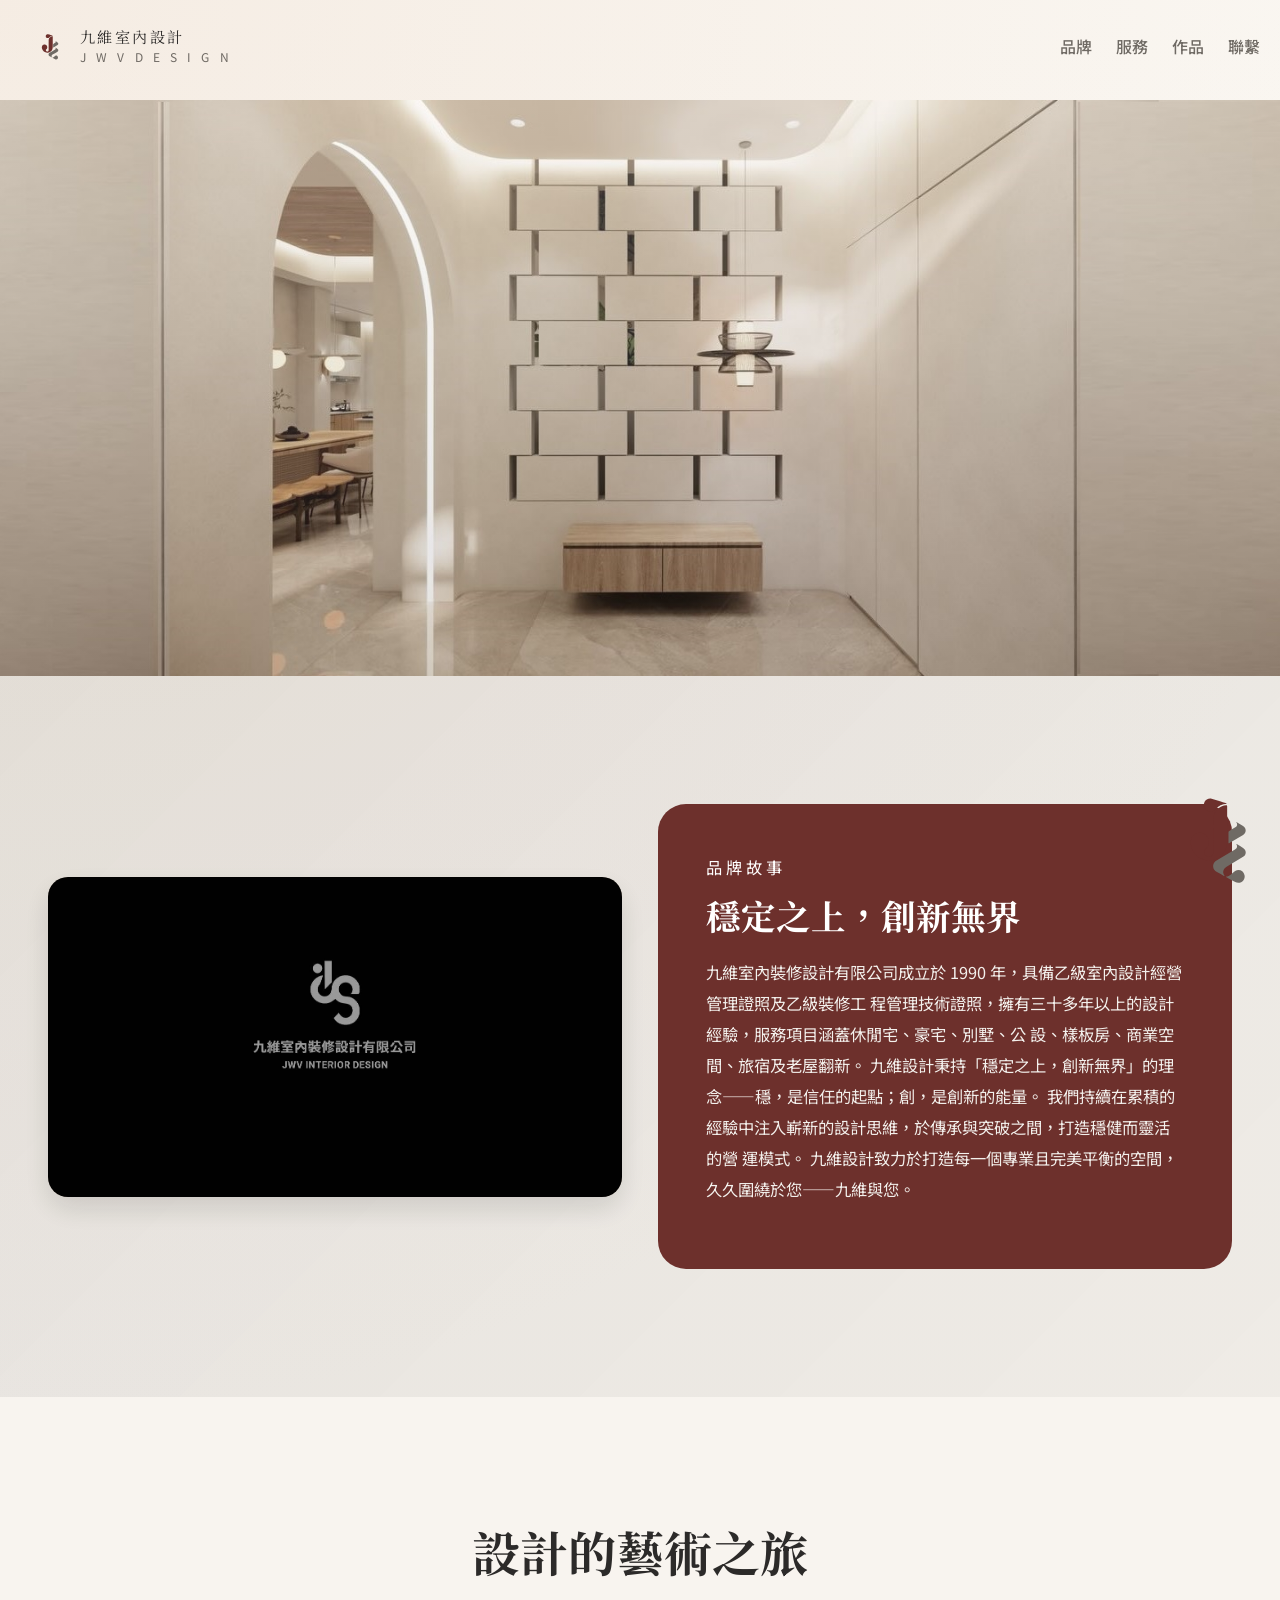
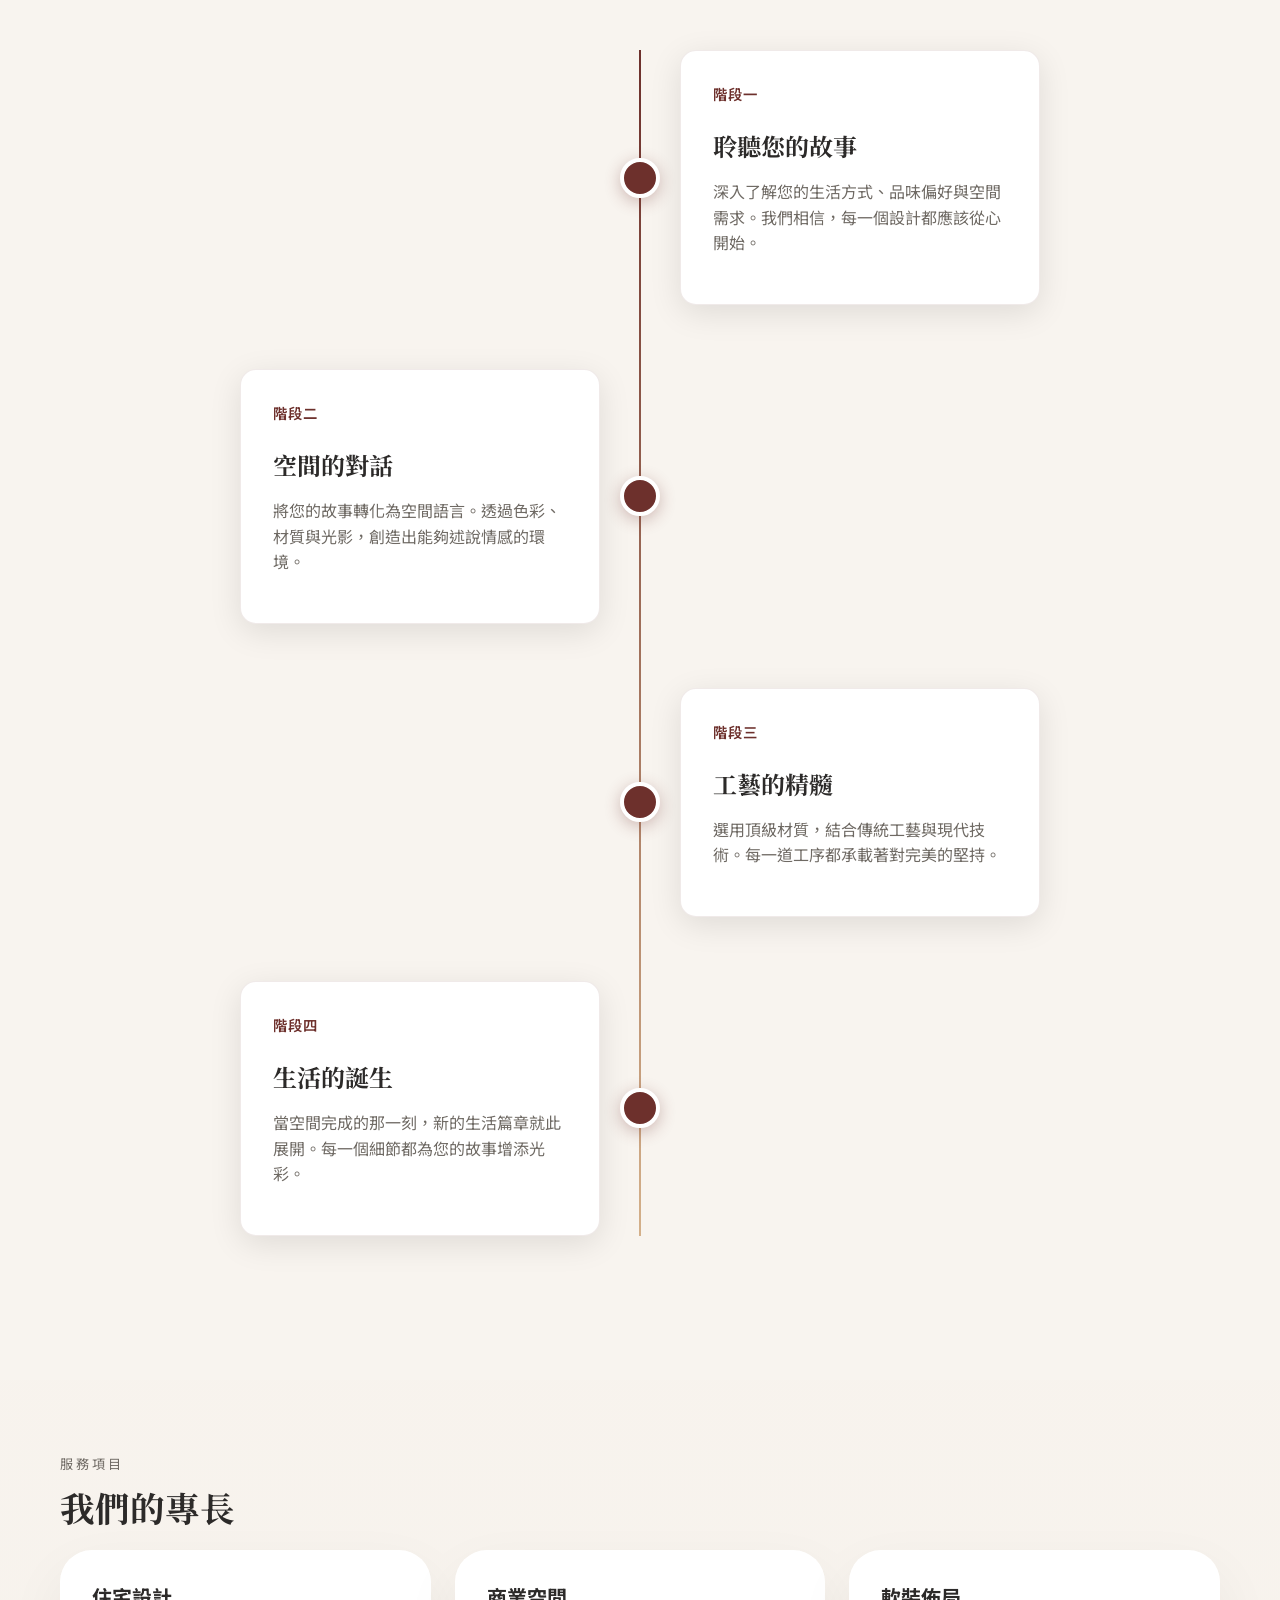
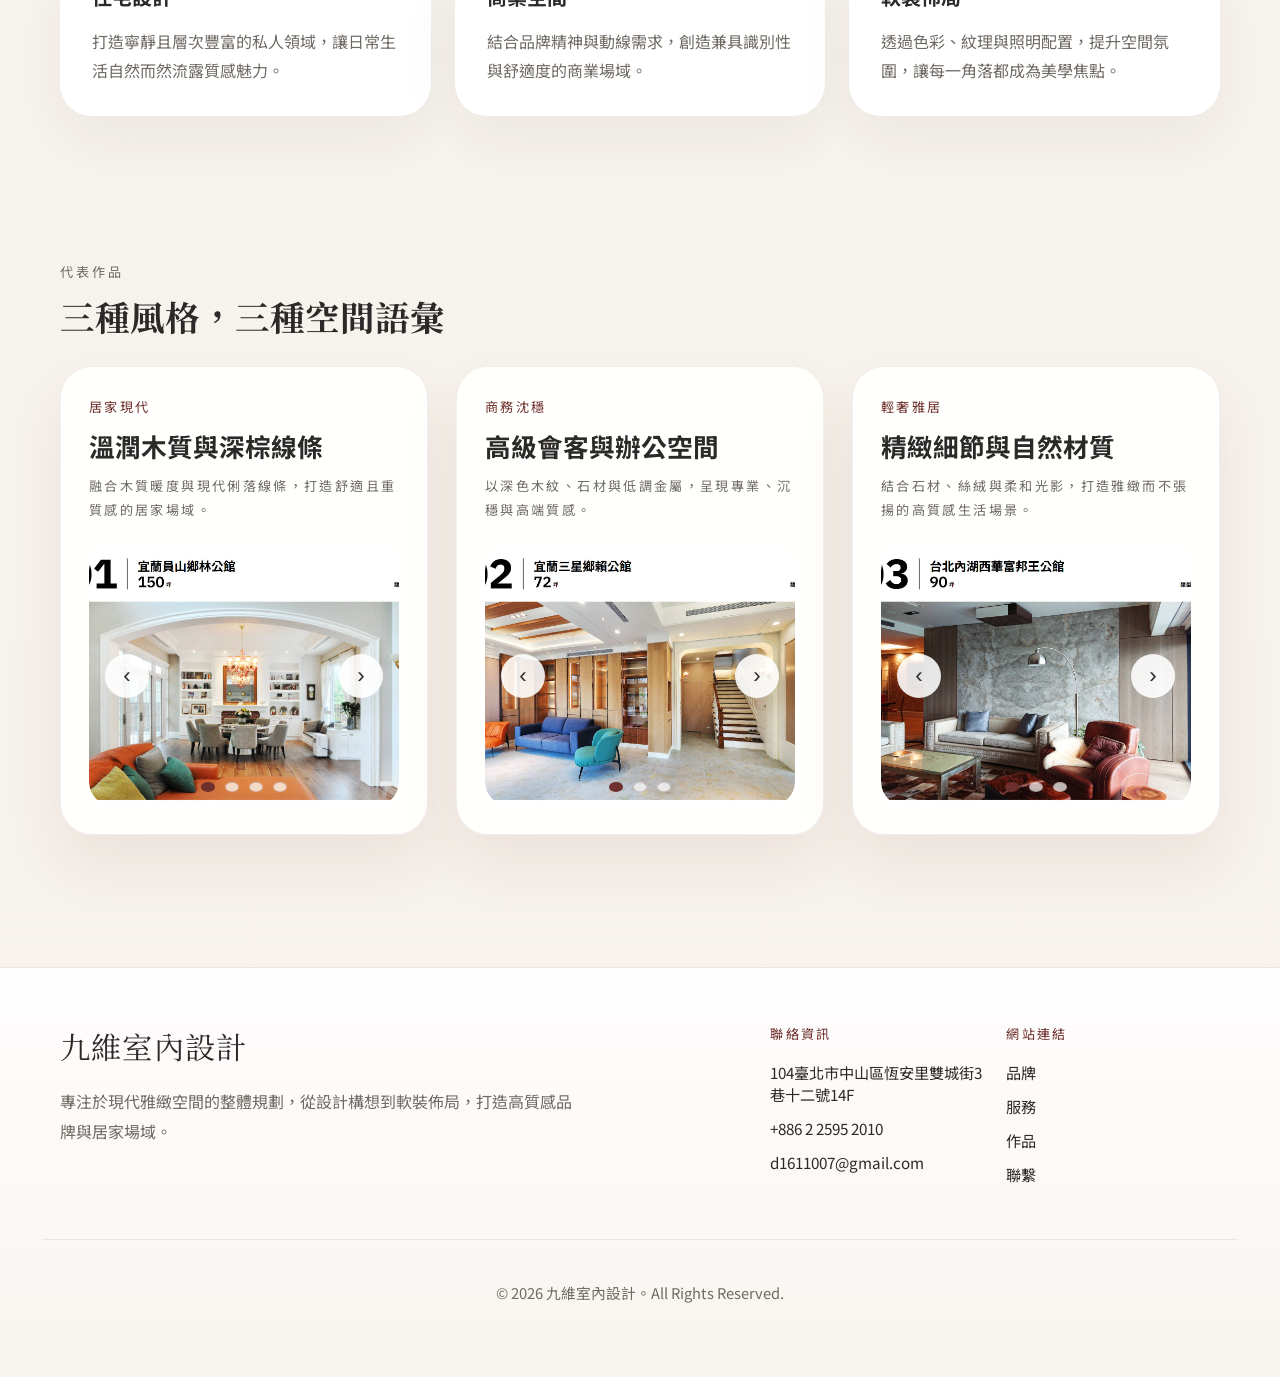
<file: index.html>
<!DOCTYPE html>
<html lang="zh-Hant">
<head>
  <meta charset="UTF-8">
  <meta name="viewport" content="width=device-width, initial-scale=1.0">
  <title>九維室內設計 | JWV Design</title>
  <meta name="description" content="九維室內設計 - 以質感、輕奢華風格打造專屬空間。室內設計、軟裝規劃、品牌空間整合服務。">
  <link rel="preconnect" href="https://fonts.googleapis.com">
  <link rel="preconnect" href="https://fonts.gstatic.com" crossorigin>
  <link href="https://fonts.googleapis.com/css2?family=Noto+Serif+TC:wght@400;600;700&family=Noto+Sans+TC:wght@400;500;700&display=swap" rel="stylesheet">
  <link rel="stylesheet" href="./assets/styles.css">
</head>
<body>
  <!-- loading Screen Start -->
  <div class="splash-overlay" id="splashOverlay">
    <div class="splash-container">
      <div class="splash-logo">
        <span class="logo"></span>
      </div>
      <div class="splash-brand">
        <h1 class="splash-brand-title">九維室內設計</h1>
        <p class="splash-brand-subtitle">J W V D E S I G N</p>
      </div>
      <div class="splash-loader">
        <span class="splash-dot"></span>
        <span class="splash-dot"></span>
        <span class="splash-dot"></span>
      </div>
    </div>
  </div>
  <!-- loading Screen End -->

  <div class="page-shell">
    <header class="site-header">
      <div class="brand-logo" aria-label="九維室內設計品牌標誌">
        <span class="logo brand-logo-image"></span>
        <div class="brand-wordmark">
          <p class="brand-chinese">九維室內設計</p>
          <p class="brand-english">J W V D E S I G N</p>
        </div>
      </div>
      <button class="nav-toggle" aria-controls="siteNav" aria-expanded="false" aria-label="切換導覽選單">
        <span class="nav-icon"></span>
      </button>
      <nav class="site-nav" id="siteNav">
        <!-- <a href="./index.html">首頁</a> -->
        <a href="./about.html">品牌</a>
        <a href="./service.html">服務</a>
        <a href="./portfolio.html">作品</a>
        <a href="./contact.html">聯繫</a>
      </nav>
    </header>

    <main>
      <section class="hero" id="hero">
        <div class="hero-bg-carousel" aria-hidden="true">
          <div class="bg-slide active" style="background-image: url('./img/banner/01.jpeg');"></div>
          <div class="bg-slide" style="background-image: url('./img/banner/02.jpeg');"></div>
          <div class="bg-slide" style="background-image: url('./img/banner/03.jpeg');"></div>
          <div class="bg-slide" style="background-image: url('./img/banner/04.jpeg');"></div>
          <div class="bg-slide" style="background-image: url('./img/banner/05.jpeg');"></div>
          <div class="hero-bg-overlay"></div>
        </div>
        <!-- <div class="hero-copy">
          <p class="eyebrow">室內設計 / 空間品牌</p>
          <h1>質感演繹，輕奢生活美學</h1>
          <p>九維室內設計專注於現代雅緻與高級工藝的融合，為每一個家居與商業空間注入沉穩而精緻的格調。</p>
        </div>
        <div class="hero-media">
          <div class="media-card">
            <div class="media-overlay"></div>
            <p>純粹材質 x 精準構圖</p>
          </div>
        </div>
         -->
      </section>
      
      <!-- 品牌故事 -->
      <section class="section-intro" id="about" role="region" aria-labelledby="about-title">
        <div class="section-grid section-intro-grid">
          <div class="intro-image">
            <div class="image-placeholder">
              <img src="./img/bg.jpg" alt="九維室內設計 代表作品 圖片" loading="lazy" />
            </div>
          </div>
          <article class="intro-copy">
            <p class="section-label">品牌故事</p>
            <h2 id="about-title">穩定之上，創新無界</h2>
            <p>
              九維室內裝修設計有限公司成立於 1990 年，具備乙級室內設計經營管理證照及乙級裝修工
              程管理技術證照，擁有三十多年以上的設計經驗，服務項目涵蓋休閒宅、豪宅、別墅、公
              設、樣板房、商業空間、旅宿及老屋翻新。
              九維設計秉持「穩定之上，創新無界」的理念——穩，是信任的起點；創，是創新的能量。
              我們持續在累積的經驗中注入嶄新的設計思維，於傳承與突破之間，打造穩健而靈活的營
              運模式。
              九維設計致力於打造每一個專業且完美平衡的空間，久久圍繞於您——九維與您。
            </p>
          </article>
        </div>
      </section>


      <!-- 設計旅程時間軸 -->
      <section class="journey-section" id="journey">
        <div class="journey-container">
          <h2 class="journey-title">設計的藝術之旅</h2>
          <div class="journey-timeline">
            <div class="timeline-line"></div>

            <div class="timeline-item">
              <div class="timeline-content">
                <div class="timeline-step">階段一</div>
                <h3 class="timeline-title">聆聽您的故事</h3>
                <p class="timeline-desc">深入了解您的生活方式、品味偏好與空間需求。我們相信，每一個設計都應該從心開始。</p>
              </div>
              <div class="timeline-dot"></div>
            </div>

            <div class="timeline-item">
              <div class="timeline-content">
                <div class="timeline-step">階段二</div>
                <h3 class="timeline-title">空間的對話</h3>
                <p class="timeline-desc">將您的故事轉化為空間語言。透過色彩、材質與光影，創造出能夠述說情感的環境。</p>
              </div>
              <div class="timeline-dot"></div>
            </div>

            <div class="timeline-item">
              <div class="timeline-content">
                <div class="timeline-step">階段三</div>
                <h3 class="timeline-title">工藝的精髓</h3>
                <p class="timeline-desc">選用頂級材質，結合傳統工藝與現代技術。每一道工序都承載著對完美的堅持。</p>
              </div>
              <div class="timeline-dot"></div>
            </div>

            <div class="timeline-item">
              <div class="timeline-content">
                <div class="timeline-step">階段四</div>
                <h3 class="timeline-title">生活的誕生</h3>
                <p class="timeline-desc">當空間完成的那一刻，新的生活篇章就此展開。每一個細節都為您的故事增添光彩。</p>
              </div>
              <div class="timeline-dot"></div>
            </div>
          </div>
        </div>
      </section>
      
      <section class="section-services section" id="services">
        <p class="section-label">服務項目</p>
        <h2>我們的專長</h2>
        <div class="services-grid">
          <article>
            <h3>住宅設計</h3>
            <p>打造寧靜且層次豐富的私人領域，讓日常生活自然而然流露質感魅力。</p>
          </article>
          <article>
            <h3>商業空間</h3>
            <p>結合品牌精神與動線需求，創造兼具識別性與舒適度的商業場域。</p>
          </article>
          <article>
            <h3>軟裝佈局</h3>
            <p>透過色彩、紋理與照明配置，提升空間氛圍，讓每一角落都成為美學焦點。</p>
          </article>
        </div>
      </section>

      <section class="section-works section" id="works">
        <div class="works-intro">
          <p class="section-label">代表作品</p>
          <h2>三種風格，三種空間語彙</h2>
        </div>
        <div class="work-style-grid">
          <article class="work-style-card">
            <div class="work-style-copy">
              <p>居家現代</p>
              <h3>溫潤木質與深棕線條</h3>
              <p>融合木質暖度與現代俐落線條，打造舒適且重質感的居家場域。</p>
            </div>
            <div class="work-style-carousel" data-carousel>
              <div class="work-style-track">
                <img src="./img/collection/01_1.jpg" alt="作品風格一 圖片 1">
                <img src="./img/collection/01_2.jpg" alt="作品風格一 圖片 2">
                <img src="./img/collection/01_3.jpg" alt="作品風格一 圖片 3">
                <img src="./img/collection/01_4.jpg" alt="作品風格一 圖片 4">
              </div>
              <button type="button" class="carousel-button prev" aria-label="上一張">&#8249;</button>
              <button type="button" class="carousel-button next" aria-label="下一張">&#8250;</button>
              <div class="carousel-dots"></div>
            </div>
          </article>

          <article class="work-style-card">
            <div class="work-style-copy">
              <p>商務沈穩</p>
              <h3>高級會客與辦公空間</h3>
              <p>以深色木紋、石材與低調金屬，呈現專業、沉穩與高端質感。</p>
            </div>
            <div class="work-style-carousel" data-carousel>
              <div class="work-style-track">
                <img src="./img/collection/02_1.jpg" alt="作品風格二 圖片 1">
                <img src="./img/collection/02_2.jpg" alt="作品風格二 圖片 2">
                <img src="./img/collection/02_3.jpg" alt="作品風格二 圖片 3">
              </div>
              <button type="button" class="carousel-button prev" aria-label="上一張">&#8249;</button>
              <button type="button" class="carousel-button next" aria-label="下一張">&#8250;</button>
              <div class="carousel-dots"></div>
            </div>
          </article>

          <article class="work-style-card">
            <div class="work-style-copy">
              <p>輕奢雅居</p>
              <h3>精緻細節與自然材質</h3>
              <p>結合石材、絲絨與柔和光影，打造雅緻而不張揚的高質感生活場景。</p>
            </div>
            <div class="work-style-carousel" data-carousel>
              <div class="work-style-track">
                <img src="./img/collection/03_1.jpg" alt="作品風格三 圖片 1">
                <img src="./img/collection/03_2.jpg" alt="作品風格三 圖片 2">
                <img src="./img/collection/03_3.jpg" alt="作品風格三 圖片 3">
              </div>
              <button type="button" class="carousel-button prev" aria-label="上一張">&#8249;</button>
              <button type="button" class="carousel-button next" aria-label="下一張">&#8250;</button>
              <div class="carousel-dots"></div>
            </div>
          </article>
        </div>
      </section>
    </main>

    <footer class="site-footer" role="contentinfo">
      <div class="footer-container section">
        <div class="footer-brand">
          <p class="footer-title">九維室內設計</p>
          <p class="footer-desc">專注於現代雅緻空間的整體規劃，從設計構想到軟裝佈局，打造高質感品牌與居家場域。</p>
        </div>
        <div class="footer-links">
          <div class="footer-column">
            <p class="footer-heading">聯絡資訊</p>
            <address>
              <p>104臺北市中山區恆安里雙城街3巷十二號14F</p>
              <p>+886 2 2595 2010</p>
              <p><a href="mailto:d1611007@gmail.com">d1611007@gmail.com</a></p>
            </address>
          </div>
          <div class="footer-column">
            <p class="footer-heading">網站連結</p>
            <a href="./about.html">品牌</a>
            <a href="./service.html">服務</a>
            <a href="./portfolio.html">作品</a>
            <a href="./contact.html">聯繫</a>
          </div>
        </div>
      </div>
      <div class="footer-bottom">
        <p>© 2026 九維室內設計。All Rights Reserved.</p>
      </div>
    </footer>
  </div>

  <!-- 聯絡選單 -->
  <div class="live-chat-widget" id="chatWidget">
    
    <button type="button" class="chat-toggle" id="chatToggle" aria-label="開啟聯絡選單" title="聯絡我們">
      <span class="logo logo-brand-image"></span>
    </button>
    <div class="chat-panel" id="chatPanel">
      <div class="chat-options" id="chatOptions">
        <a href="tel:+8862112345678" class="contact-link" aria-label="電話聯絡">
          <span class="contact-icon icon-phone" title="電話"></span>
        </a>
        <a href="mailto:d1611007@gmail.com" class="contact-link" aria-label="Email 聯絡">
          <span class="contact-icon icon-email" title="Email"></span>
        </a>
        <a href="https://www.facebook.com/leaderIDS/?locale=zh_TW" target="_blank" rel="noopener" class="contact-link" aria-label="Facebook">
          <span class="contact-icon icon-fb" title="Facebook"></span>
        </a>
        <a href="https://www.instagram.com/jwv_interiordesign/" target="_blank" rel="noopener" class="contact-link" aria-label="Instagram">
          <span class="contact-icon icon-instagram" title="Instagram"></span>
        </a>
        <a href="https://www.threads.com/@jwv_interiordesign/" target="_blank" rel="noopener" class="contact-link" aria-label="Threads">
          <span class="contact-icon icon-line" title="line"></span>
        </a>
      </div>
    </div>
  </div>
    
  <script src="./assets/scripts.js" defer></script>
</body>
</html>
</file>
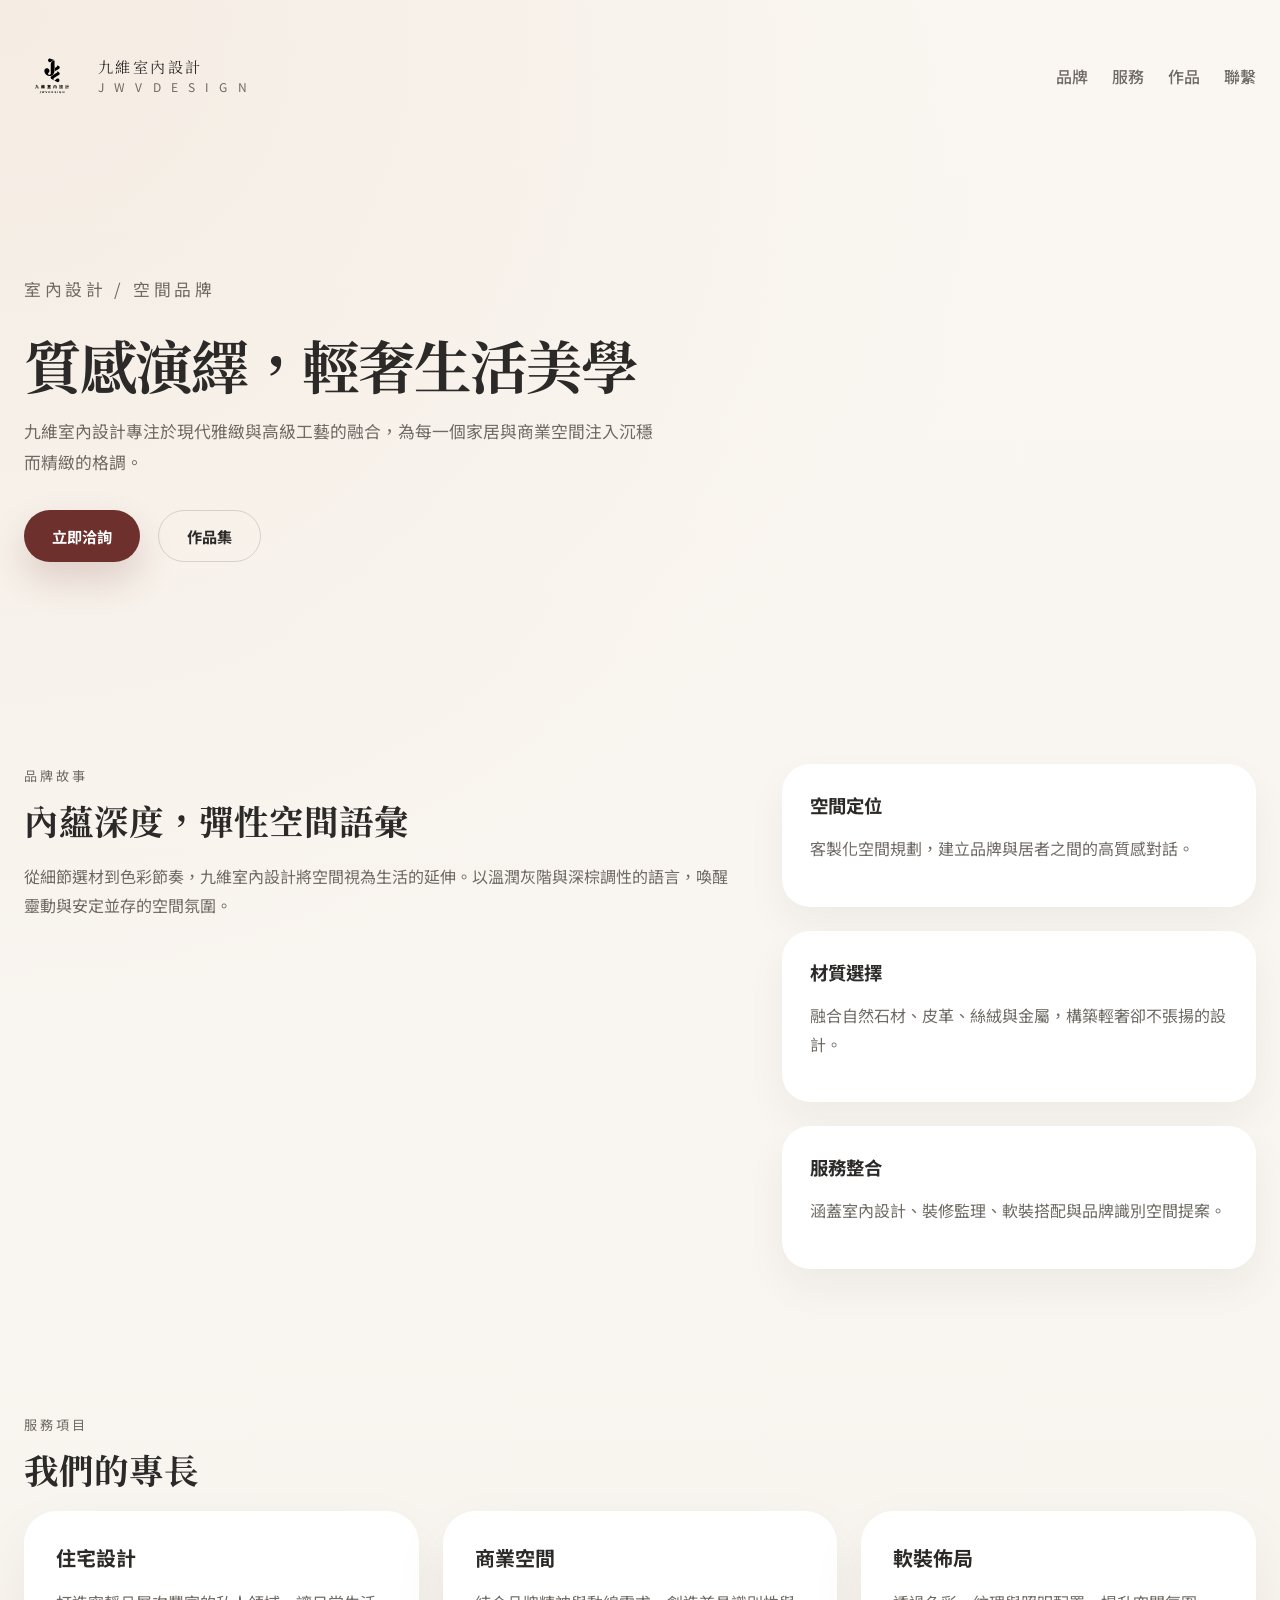
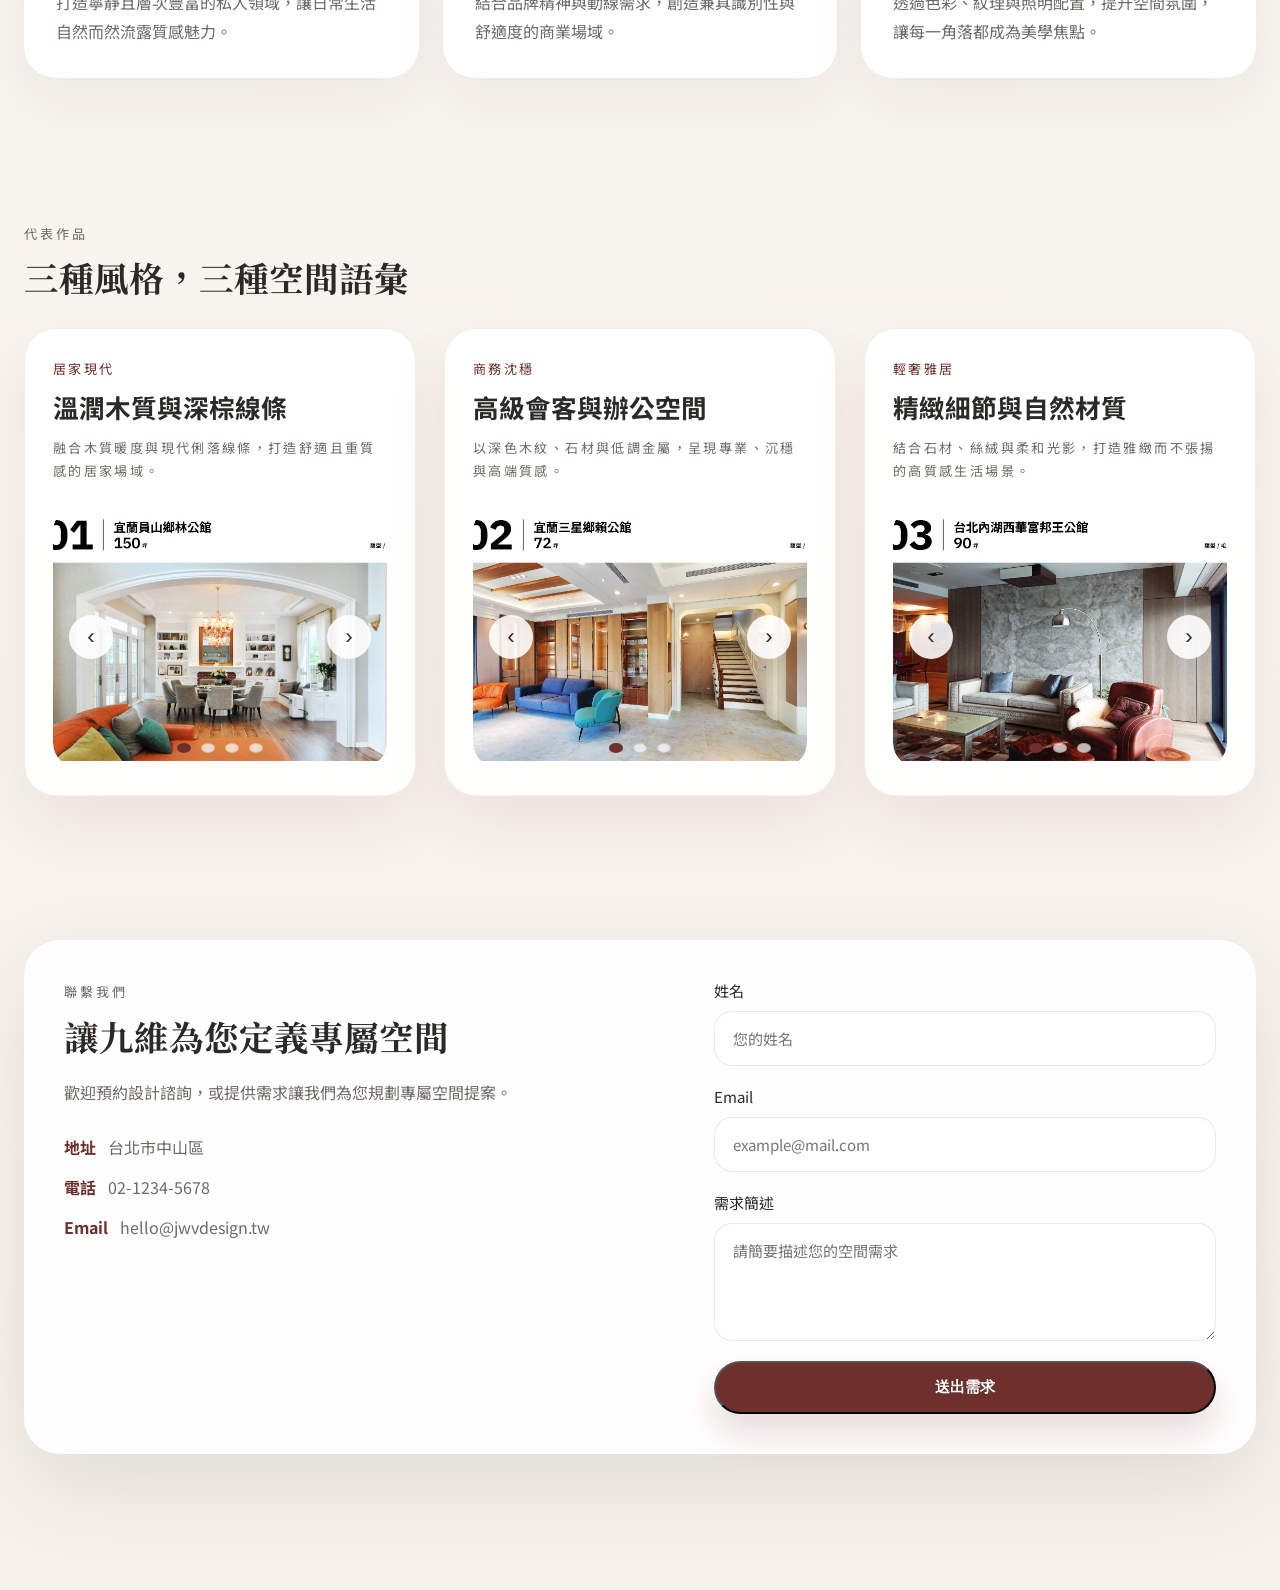
<file: src/index.html>
<!DOCTYPE html>
<html lang="zh-Hant">
<head>
  <meta charset="UTF-8">
  <meta name="viewport" content="width=device-width, initial-scale=1.0">
  <title>九維室內設計 | JWV Design</title>
  <meta name="description" content="九維室內設計 - 以質感、輕奢華風格打造專屬空間。室內設計、軟裝規劃、品牌空間整合服務。">
  <link rel="preconnect" href="https://fonts.googleapis.com">
  <link rel="preconnect" href="https://fonts.gstatic.com" crossorigin>
  <link href="https://fonts.googleapis.com/css2?family=Noto+Serif+TC:wght@400;600;700&family=Noto+Sans+TC:wght@400;500;700&display=swap" rel="stylesheet">
  <link rel="stylesheet" href="./assets/styles.css">
</head>
<body>
  <div class="page-shell">
    <header class="site-header">
      <div class="brand-logo" aria-label="九維室內設計品牌標誌">
        <img class="brand-logo-image" src="./assets/logo.svg" alt="九維室內設計 logo">
        <div class="brand-wordmark">
          <p class="brand-chinese">九維室內設計</p>
          <p class="brand-english">J W V D E S I G N</p>
        </div>
      </div>
      <nav class="site-nav">
        <a href="#about">品牌</a>
        <a href="#services">服務</a>
        <a href="#works">作品</a>
        <a href="#contact">聯繫</a>
      </nav>
    </header>

    <main>
      <section class="hero" id="hero">
        <div class="hero-copy">
          <p class="eyebrow">室內設計 / 空間品牌</p>
          <h1>質感演繹，輕奢生活美學</h1>
          <p>九維室內設計專注於現代雅緻與高級工藝的融合，為每一個家居與商業空間注入沉穩而精緻的格調。</p>
          <div class="hero-actions">
            <a class="button button-primary" href="#contact">立即洽詢</a>
            <a class="button button-outline" href="#works">作品集</a>
          </div>
        </div>
        <div class="hero-media">
          <div class="media-card">
            <div class="media-overlay"></div>
            <p>純粹材質 x 精準構圖</p>
          </div>
        </div>
      </section>

      <section class="section-intro" id="about">
        <div class="section-grid">
          <div>
            <p class="section-label">品牌故事</p>
            <h2>內蘊深度，彈性空間語彙</h2>
            <p>從細節選材到色彩節奏，九維室內設計將空間視為生活的延伸。以溫潤灰階與深棕調性的語言，喚醒靈動與安定並存的空間氛圍。</p>
          </div>
          <div class="info-grid">
            <div>
              <h3>空間定位</h3>
              <p>客製化空間規劃，建立品牌與居者之間的高質感對話。</p>
            </div>
            <div>
              <h3>材質選擇</h3>
              <p>融合自然石材、皮革、絲絨與金屬，構築輕奢卻不張揚的設計。</p>
            </div>
            <div>
              <h3>服務整合</h3>
              <p>涵蓋室內設計、裝修監理、軟裝搭配與品牌識別空間提案。</p>
            </div>
          </div>
        </div>
      </section>

      <section class="section-services" id="services">
        <p class="section-label">服務項目</p>
        <h2>我們的專長</h2>
        <div class="services-grid">
          <article>
            <h3>住宅設計</h3>
            <p>打造寧靜且層次豐富的私人領域，讓日常生活自然而然流露質感魅力。</p>
          </article>
          <article>
            <h3>商業空間</h3>
            <p>結合品牌精神與動線需求，創造兼具識別性與舒適度的商業場域。</p>
          </article>
          <article>
            <h3>軟裝佈局</h3>
            <p>透過色彩、紋理與照明配置，提升空間氛圍，讓每一角落都成為美學焦點。</p>
          </article>
        </div>
      </section>

      <section class="section-works" id="works">
        <div class="works-intro">
          <p class="section-label">代表作品</p>
          <h2>三種風格，三種空間語彙</h2>
        </div>
        <div class="work-style-grid">
          <article class="work-style-card">
            <div class="work-style-copy">
              <p>居家現代</p>
              <h3>溫潤木質與深棕線條</h3>
              <p>融合木質暖度與現代俐落線條，打造舒適且重質感的居家場域。</p>
            </div>
            <div class="work-style-carousel" data-carousel>
              <div class="work-style-track">
                <img src="./img/collection/01_1.jpg" alt="作品風格一 圖片 1">
                <img src="./img/collection/01_2.jpg" alt="作品風格一 圖片 2">
                <img src="./img/collection/01_3.jpg" alt="作品風格一 圖片 3">
                <img src="./img/collection/01_4.jpg" alt="作品風格一 圖片 4">
              </div>
              <button type="button" class="carousel-button prev" aria-label="上一張">&#8249;</button>
              <button type="button" class="carousel-button next" aria-label="下一張">&#8250;</button>
              <div class="carousel-dots"></div>
            </div>
          </article>

          <article class="work-style-card">
            <div class="work-style-copy">
              <p>商務沈穩</p>
              <h3>高級會客與辦公空間</h3>
              <p>以深色木紋、石材與低調金屬，呈現專業、沉穩與高端質感。</p>
            </div>
            <div class="work-style-carousel" data-carousel>
              <div class="work-style-track">
                <img src="./img/collection/02_1.jpg" alt="作品風格二 圖片 1">
                <img src="./img/collection/02_2.jpg" alt="作品風格二 圖片 2">
                <img src="./img/collection/02_3.jpg" alt="作品風格二 圖片 3">
              </div>
              <button type="button" class="carousel-button prev" aria-label="上一張">&#8249;</button>
              <button type="button" class="carousel-button next" aria-label="下一張">&#8250;</button>
              <div class="carousel-dots"></div>
            </div>
          </article>

          <article class="work-style-card">
            <div class="work-style-copy">
              <p>輕奢雅居</p>
              <h3>精緻細節與自然材質</h3>
              <p>結合石材、絲絨與柔和光影，打造雅緻而不張揚的高質感生活場景。</p>
            </div>
            <div class="work-style-carousel" data-carousel>
              <div class="work-style-track">
                <img src="./img/collection/03_1.jpg" alt="作品風格三 圖片 1">
                <img src="./img/collection/03_2.jpg" alt="作品風格三 圖片 2">
                <img src="./img/collection/03_3.jpg" alt="作品風格三 圖片 3">
              </div>
              <button type="button" class="carousel-button prev" aria-label="上一張">&#8249;</button>
              <button type="button" class="carousel-button next" aria-label="下一張">&#8250;</button>
              <div class="carousel-dots"></div>
            </div>
          </article>
        </div>
      </section>

      <section class="section-contact" id="contact">
        <div class="contact-panel">
          <div>
            <p class="section-label">聯繫我們</p>
            <h2>讓九維為您定義專屬空間</h2>
            <p>歡迎預約設計諮詢，或提供需求讓我們為您規劃專屬空間提案。</p>
            <div class="contact-info">
              <div><strong>地址</strong><span>台北市中山區</span></div>
              <div><strong>電話</strong><span>02-1234-5678</span></div>
              <div><strong>Email</strong><span>hello@jwvdesign.tw</span></div>
            </div>
          </div>
          <form class="contact-form">
            <label>姓名<input type="text" placeholder="您的姓名"></label>
            <label>Email<input type="email" placeholder="example@mail.com"></label>
            <label>需求簡述<textarea rows="4" placeholder="請簡要描述您的空間需求"></textarea></label>
            <button type="submit" class="button button-primary">送出需求</button>
          </form>
        </div>
      </section>
    </main>
  </div>
  <script src="./assets/scripts.js" defer></script>
</body>
</html>
</file>
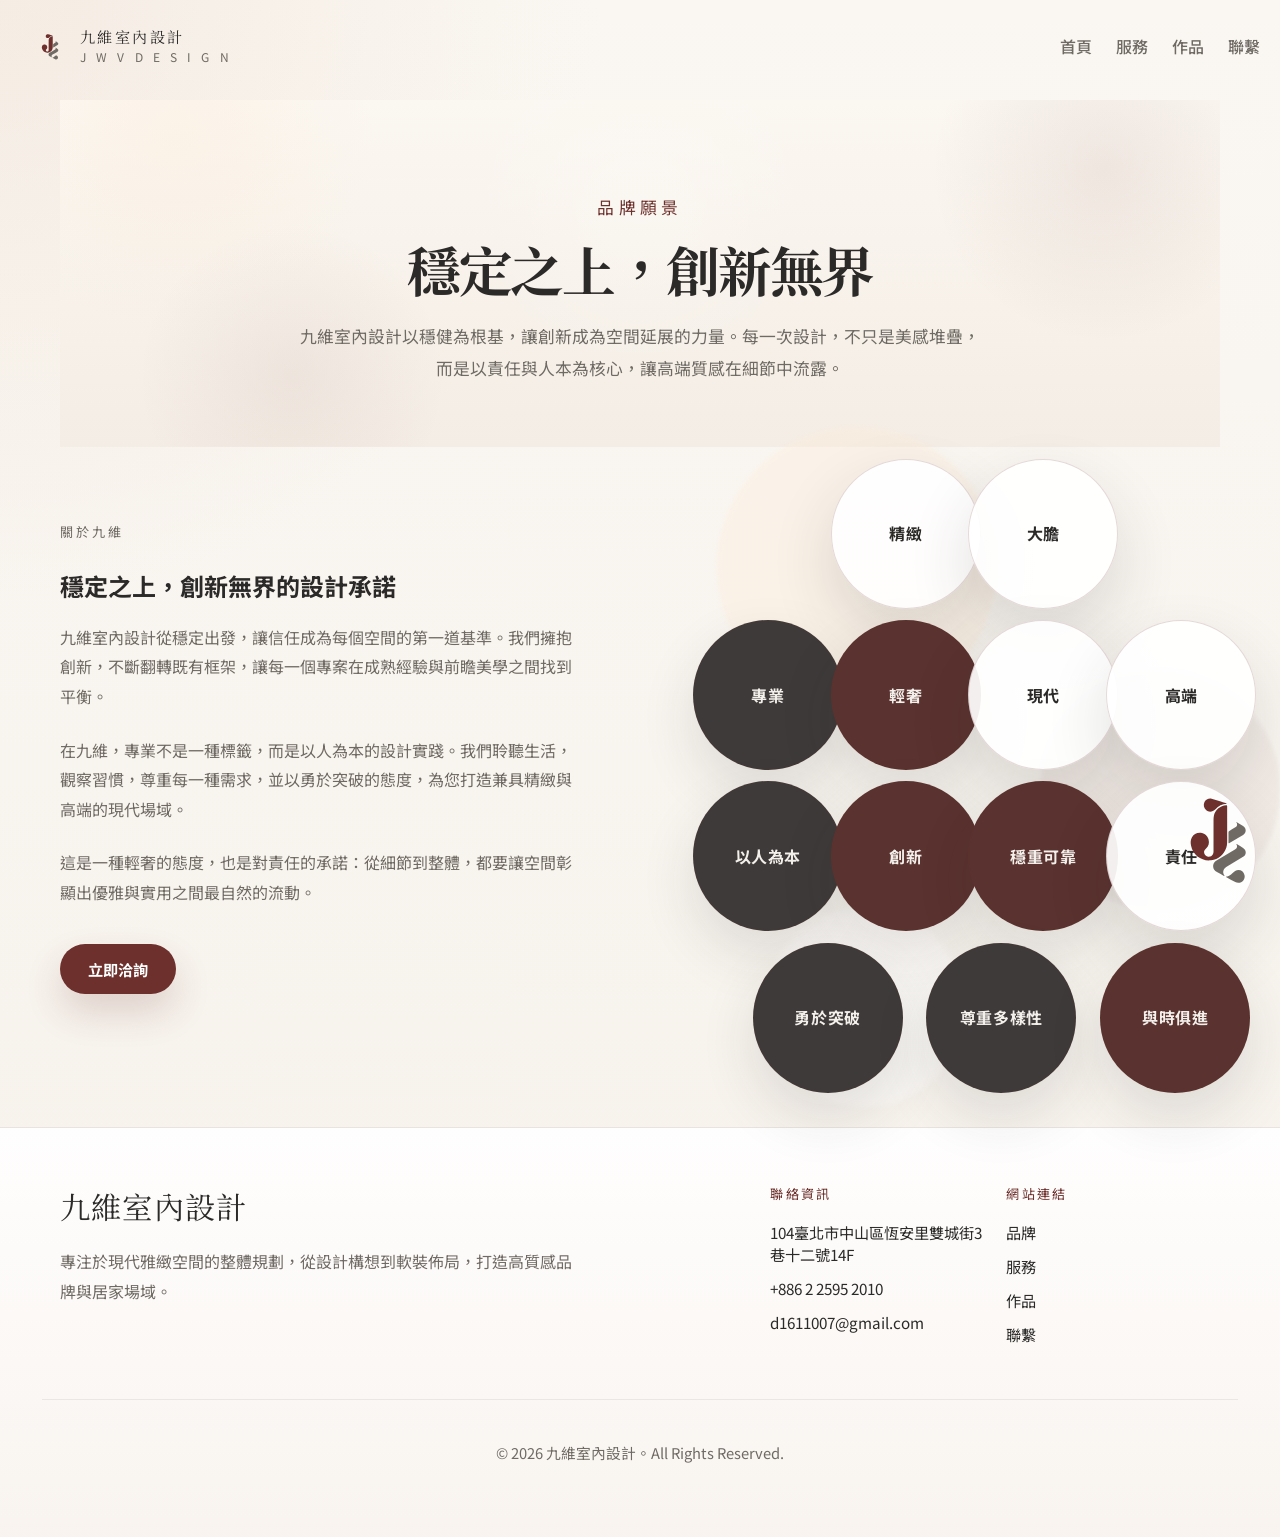
<file: about.html>
<!DOCTYPE html>
<html lang="zh-Hant">
<head>
  <meta charset="UTF-8">
  <meta name="viewport" content="width=device-width, initial-scale=1.0">
  <title>品牌介紹 | 九維室內設計</title>
  <meta name="description" content="九維室內設計品牌介紹 - 穩定之上，創新無界，打造現代輕奢、高端且具責任感的室內空間。">
  <link rel="preconnect" href="https://fonts.googleapis.com">
  <link rel="preconnect" href="https://fonts.gstatic.com" crossorigin>
  <link href="https://fonts.googleapis.com/css2?family=Noto+Serif+TC:wght@400;600;700&family=Noto+Sans+TC:wght@400;500;700&display=swap" rel="stylesheet">
  <link rel="stylesheet" href="./assets/styles.css">
</head>
<body>
  <!-- loading Screen Start -->
  <div class="splash-overlay" id="splashOverlay">
    <div class="splash-container">
      <div class="splash-logo">
        <span class="logo"></span>
      </div>
      <div class="splash-brand">
        <h1 class="splash-brand-title">九維室內設計</h1>
        <p class="splash-brand-subtitle">J W V D E S I G N</p>
      </div>
      <div class="splash-loader">
        <span class="splash-dot"></span>
        <span class="splash-dot"></span>
        <span class="splash-dot"></span>
      </div>
    </div>
  </div>
  <!-- loading Screen End -->

  <div class="page-shell">
    <header class="site-header">
      <div class="brand-logo" aria-label="九維室內設計品牌標誌">
        <span class="logo brand-logo-image"></span>
        <div class="brand-wordmark">
          <p class="brand-chinese">九維室內設計</p>
          <p class="brand-english">J W V D E S I G N</p>
        </div>
      </div>
      <button class="nav-toggle" aria-controls="siteNav" aria-expanded="false" aria-label="切換導覽選單">
        <span class="nav-icon"></span>
      </button>
      <nav class="site-nav" id="siteNav">
        <a href="./index.html">首頁</a>
        <!-- <a href="./about.html">品牌</a> -->
        <a href="./service.html">服務</a>
        <a href="./portfolio.html">作品</a>
        <a href="./contact.html">聯繫</a>
      </nav>
    </header>

    <main>
      <section class="about-hero section" id="about-hero">
        <div class="about-hero-copy">
          <p class="eyebrow">品牌願景</p>
          <h1>穩定之上，創新無界</h1>
          <p>九維室內設計以穩健為根基，讓創新成為空間延展的力量。每一次設計，不只是美感堆疊，而是以責任與人本為核心，讓高端質感在細節中流露。</p>
        </div>
      </section>

      <section class="bubble-values section" aria-labelledby="bubble-values-title">
        <div class="section-grid about-values-grid">
          <article class="about-values-copy">
            <div class="section-grid about-story-grid">
            <div class="story-copy">
                <p class="section-label">關於九維</p>
                <h2 id="about-story-title">穩定之上，創新無界的設計承諾</h2>
                <p>九維室內設計從穩定出發，讓信任成為每個空間的第一道基準。我們擁抱創新，不斷翻轉既有框架，讓每一個專案在成熟經驗與前瞻美學之間找到平衡。</p>
                <p>在九維，專業不是一種標籤，而是以人為本的設計實踐。我們聆聽生活，觀察習慣，尊重每一種需求，並以勇於突破的態度，為您打造兼具精緻與高端的現代場域。</p>
                <p>這是一種輕奢的態度，也是對責任的承諾：從細節到整體，都要讓空間彰顯出優雅與實用之間最自然的流動。</p>
                <a href="./contact.html" class="button button-primary">立即洽詢</a>
            </div>
            </div>
          </article>

          <div class="bubble-field" aria-hidden="true">
            <div class="bubble-shape bubble-shape-1"></div>
            <div class="bubble-shape bubble-shape-2"></div>
            <div class="bubble-shape bubble-shape-3"></div>
            <div class="bubble-item level4" style="top: 2%; left: 35%;">精緻</div>
            <div class="bubble-item level4" style="top: 2%; left: 58%;">大膽</div>
            <div class="bubble-item level1" style="top: 28%; left: 12%;">專業</div>
            <div class="bubble-item level2" style="top: 28%; left: 35%;">輕奢</div>
            <div class="bubble-item level4" style="top: 28%; left: 58%;">現代</div>
            <div class="bubble-item level4" style="top: 28%; left: 81%;">高端</div>
            <div class="bubble-item level1" style="top: 54%; left: 12%;">以人為本</div>
            <div class="bubble-item level2" style="top: 54%; left: 35%;">創新</div>
            <div class="bubble-item level2" style="top: 54%; left: 58%;">穩重可靠</div>
            <div class="bubble-item level4" style="top: 54%; left: 81%;">責任</div>
            <div class="bubble-item level1" style="top: 80%; left: 22%;">勇於突破</div>
            <div class="bubble-item level1" style="top: 80%; left: 51%;">尊重多樣性</div>
            <div class="bubble-item level2" style="top: 80%; left: 80%;">與時俱進</div>
          </div>
        </div>
      </section>

      <section class="about-story section" id="about-story" aria-labelledby="about-story-title">

      </section>
    </main>

    <footer class="site-footer" role="contentinfo">
      <div class="footer-container section">
        <div class="footer-brand">
          <p class="footer-title">九維室內設計</p>
          <p class="footer-desc">專注於現代雅緻空間的整體規劃，從設計構想到軟裝佈局，打造高質感品牌與居家場域。</p>
        </div>
        <div class="footer-links">
          <div class="footer-column">
            <p class="footer-heading">聯絡資訊</p>
            <address>
              <p>104臺北市中山區恆安里雙城街3巷十二號14F</p>
              <p>+886 2 2595 2010</p>
              <p><a href="mailto:d1611007@gmail.com">d1611007@gmail.com</a></p>
            </address>
          </div>
          <div class="footer-column">
            <p class="footer-heading">網站連結</p>
            <a href="./about.html">品牌</a>
            <a href="./service.html">服務</a>
            <a href="./portfolio.html">作品</a>
            <a href="./contact.html">聯繫</a>
          </div>
        </div>
      </div>
      <div class="footer-bottom">
        <p>© 2026 九維室內設計。All Rights Reserved.</p>
      </div>
    </footer>
  </div>

  <div class="live-chat-widget" id="chatWidget">
    <button type="button" class="chat-toggle" id="chatToggle" aria-label="開啟聯絡選單" title="聯絡我們">
      <span class="logo logo-brand-image"></span>
    </button>
    <div class="chat-panel" id="chatPanel">
      <div class="chat-options" id="chatOptions">
        <a href="tel:+8862112345678" class="contact-link" aria-label="電話聯絡">
          <span class="contact-icon icon-phone" title="電話"></span>
        </a>
        <a href="mailto:d1611007@gmail.com" class="contact-link" aria-label="Email 聯絡">
          <span class="contact-icon icon-email" title="Email"></span>
        </a>
        <a href="https://www.facebook.com/leaderIDS/?locale=zh_TW" target="_blank" rel="noopener" class="contact-link" aria-label="Facebook">
          <span class="contact-icon icon-fb" title="Facebook"></span>
        </a>
        <a href="https://www.instagram.com/jwv_interiordesign/" target="_blank" rel="noopener" class="contact-link" aria-label="Instagram">
          <span class="contact-icon icon-instagram" title="Instagram"></span>
        </a>
        <a href="https://www.threads.com/@jwv_interiordesign/" target="_blank" rel="noopener" class="contact-link" aria-label="Threads">
          <span class="contact-icon icon-line" title="line"></span>
        </a>
      </div>
    </div>
  </div>

  <script src="./assets/scripts.js" defer></script>
</body>
</html>
</file>
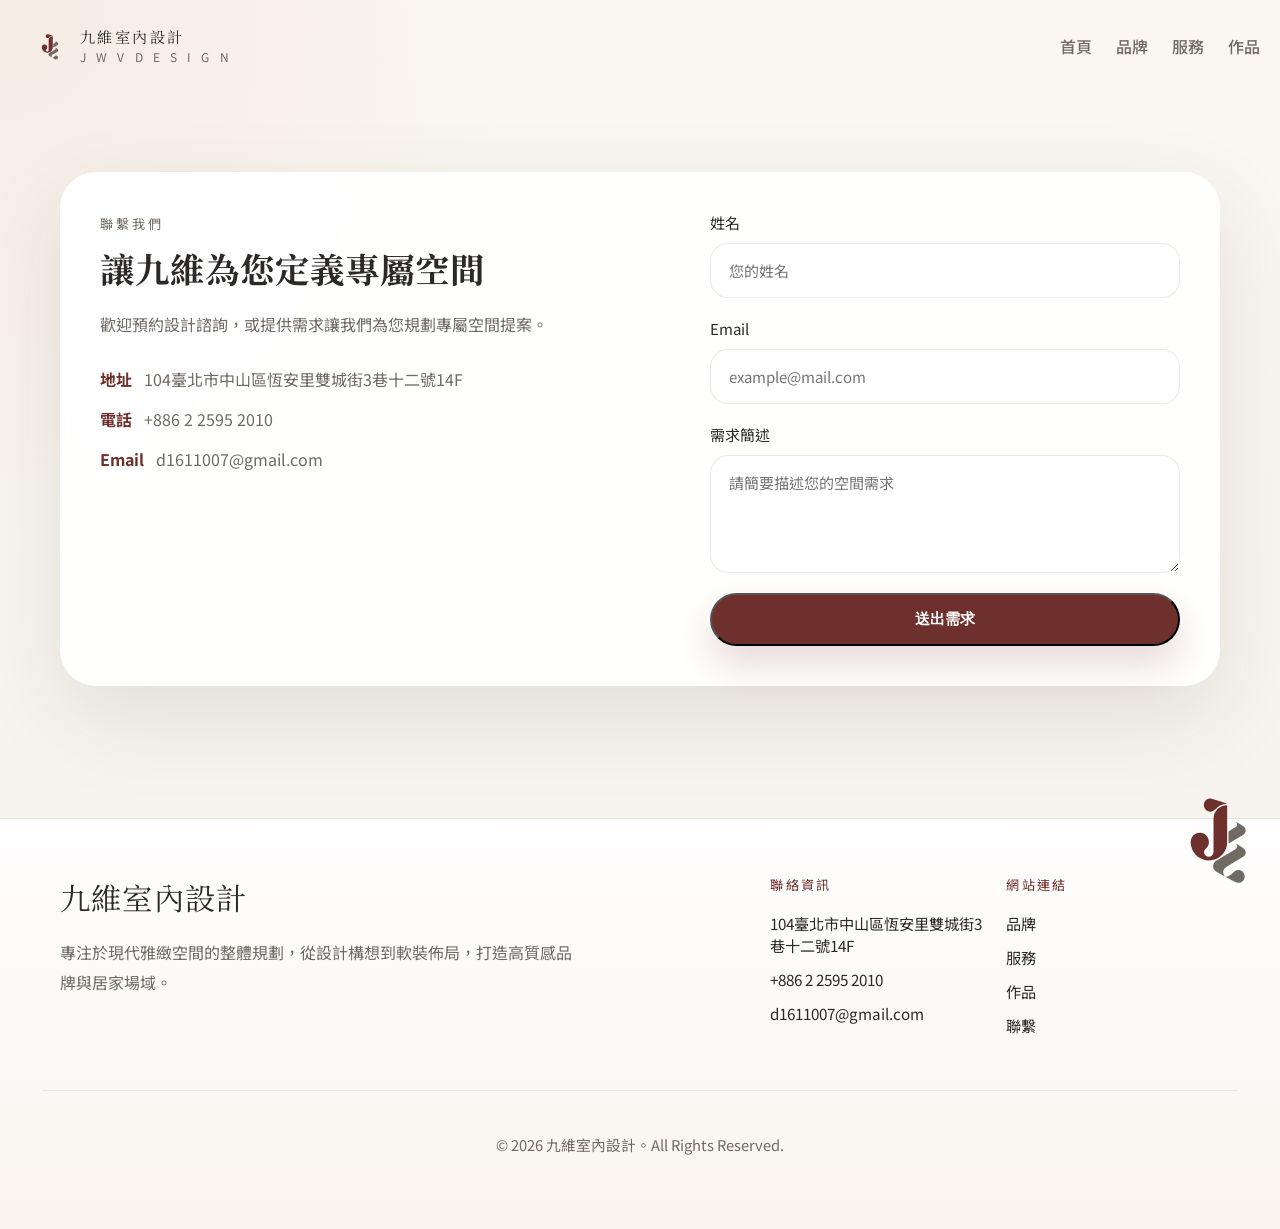
<file: contact.html>
<!DOCTYPE html>
<html lang="zh-Hant">
<head>
  <meta charset="UTF-8">
  <meta name="viewport" content="width=device-width, initial-scale=1.0">
  <title>九維室內設計 | JWV Design</title>
  <meta name="description" content="九維室內設計 - 以質感、輕奢華風格打造專屬空間。室內設計、軟裝規劃、品牌空間整合服務。">
  <link rel="preconnect" href="https://fonts.googleapis.com">
  <link rel="preconnect" href="https://fonts.gstatic.com" crossorigin>
  <link href="https://fonts.googleapis.com/css2?family=Noto+Serif+TC:wght@400;600;700&family=Noto+Sans+TC:wght@400;500;700&display=swap" rel="stylesheet">
  <link rel="stylesheet" href="./assets/styles.css">
</head>
<body>
  <!-- loading Screen Start -->
  <div class="splash-overlay" id="splashOverlay">
    <div class="splash-container">
      <div class="splash-logo">
        <span class="logo"></span>
      </div>
      <div class="splash-brand">
        <h1 class="splash-brand-title">九維室內設計</h1>
        <p class="splash-brand-subtitle">J W V D E S I G N</p>
      </div>
      <div class="splash-loader">
        <span class="splash-dot"></span>
        <span class="splash-dot"></span>
        <span class="splash-dot"></span>
      </div>
    </div>
  </div>
  <!-- loading Screen End -->

  <div class="page-shell">
    <header class="site-header">
      <div class="brand-logo" aria-label="九維室內設計品牌標誌">
        <span class="logo brand-logo-image"></span>
        <div class="brand-wordmark">
          <p class="brand-chinese">九維室內設計</p>
          <p class="brand-english">J W V D E S I G N</p>
        </div>
      </div>
      <button class="nav-toggle" aria-controls="siteNav" aria-expanded="false" aria-label="切換導覽選單">
        <span class="nav-icon"></span>
      </button>
      <nav class="site-nav" id="siteNav">
        <a href="./index.html">首頁</a>
        <a href="./about.html">品牌</a>
        <a href="./service.html">服務</a>
        <a href="./portfolio.html">作品</a>
        <!-- <a href="./contact.html">聯繫</a> -->
      </nav>
    </header>
    
      <section class="section-contact section" id="contact">
        <div class="contact-panel">
          <div>
            <p class="section-label">聯繫我們</p>
            <h2>讓九維為您定義專屬空間</h2>
            <p>歡迎預約設計諮詢，或提供需求讓我們為您規劃專屬空間提案。</p>
            <div class="contact-info">
              <div><strong>地址</strong><span>104臺北市中山區恆安里雙城街3巷十二號14F</span></div>
              <div><strong>電話</strong><span>+886 2 2595 2010</span></div>
              <div><strong>Email</strong><span>d1611007@gmail.com</span></div>
            </div>
          </div>
          <form class="contact-form">
            <label>姓名<input type="text" placeholder="您的姓名"></label>
            <label>Email<input type="email" placeholder="example@mail.com"></label>
            <label>需求簡述<textarea rows="4" placeholder="請簡要描述您的空間需求"></textarea></label>
            <button type="submit" class="button button-primary">送出需求</button>
          </form>
        </div>
      </section>
    </main>

    <footer class="site-footer" role="contentinfo">
      <div class="footer-container section">
        <div class="footer-brand">
          <p class="footer-title">九維室內設計</p>
          <p class="footer-desc">專注於現代雅緻空間的整體規劃，從設計構想到軟裝佈局，打造高質感品牌與居家場域。</p>
        </div>
        <div class="footer-links">
          <div class="footer-column">
            <p class="footer-heading">聯絡資訊</p>
            <address>
              <p>104臺北市中山區恆安里雙城街3巷十二號14F</p>
              <p>+886 2 2595 2010</p>
              <p><a href="mailto:d1611007@gmail.com">d1611007@gmail.com</a></p>
            </address>
          </div>
          <div class="footer-column">
            <p class="footer-heading">網站連結</p>
            <a href="./about.html">品牌</a>
            <a href="./service.html">服務</a>
            <a href="./portfolio.html">作品</a>
            <a href="./contact.html">聯繫</a>
          </div>
        </div>
      </div>
      <div class="footer-bottom">
        <p>© 2026 九維室內設計。All Rights Reserved.</p>
      </div>
    </footer>
  </div>

  <!-- 聯絡選單 -->
  <div class="live-chat-widget" id="chatWidget">
    
    <button type="button" class="chat-toggle" id="chatToggle" aria-label="開啟聯絡選單" title="聯絡我們">
      <span class="logo logo-brand-image"></span>
    </button>
    <div class="chat-panel" id="chatPanel">
      <div class="chat-options" id="chatOptions">
        <a href="tel:+8862112345678" class="contact-link" aria-label="電話聯絡">
          <span class="contact-icon icon-phone" title="電話"></span>
        </a>
        <a href="mailto:d1611007@gmail.com" class="contact-link" aria-label="Email 聯絡">
          <span class="contact-icon icon-email" title="Email"></span>
        </a>
        <a href="https://www.facebook.com/leaderIDS/?locale=zh_TW" target="_blank" rel="noopener" class="contact-link" aria-label="Facebook">
          <span class="contact-icon icon-fb" title="Facebook"></span>
        </a>
        <a href="https://www.instagram.com/jwv_interiordesign/" target="_blank" rel="noopener" class="contact-link" aria-label="Instagram">
          <span class="contact-icon icon-instagram" title="Instagram"></span>
        </a>
        <a href="https://www.threads.com/@jwv_interiordesign/" target="_blank" rel="noopener" class="contact-link" aria-label="Threads">
          <span class="contact-icon icon-line" title="line"></span>
        </a>
      </div>
    </div>
  </div>
    
  <script src="./assets/scripts.js" defer></script>
</body>
</html>
</file>
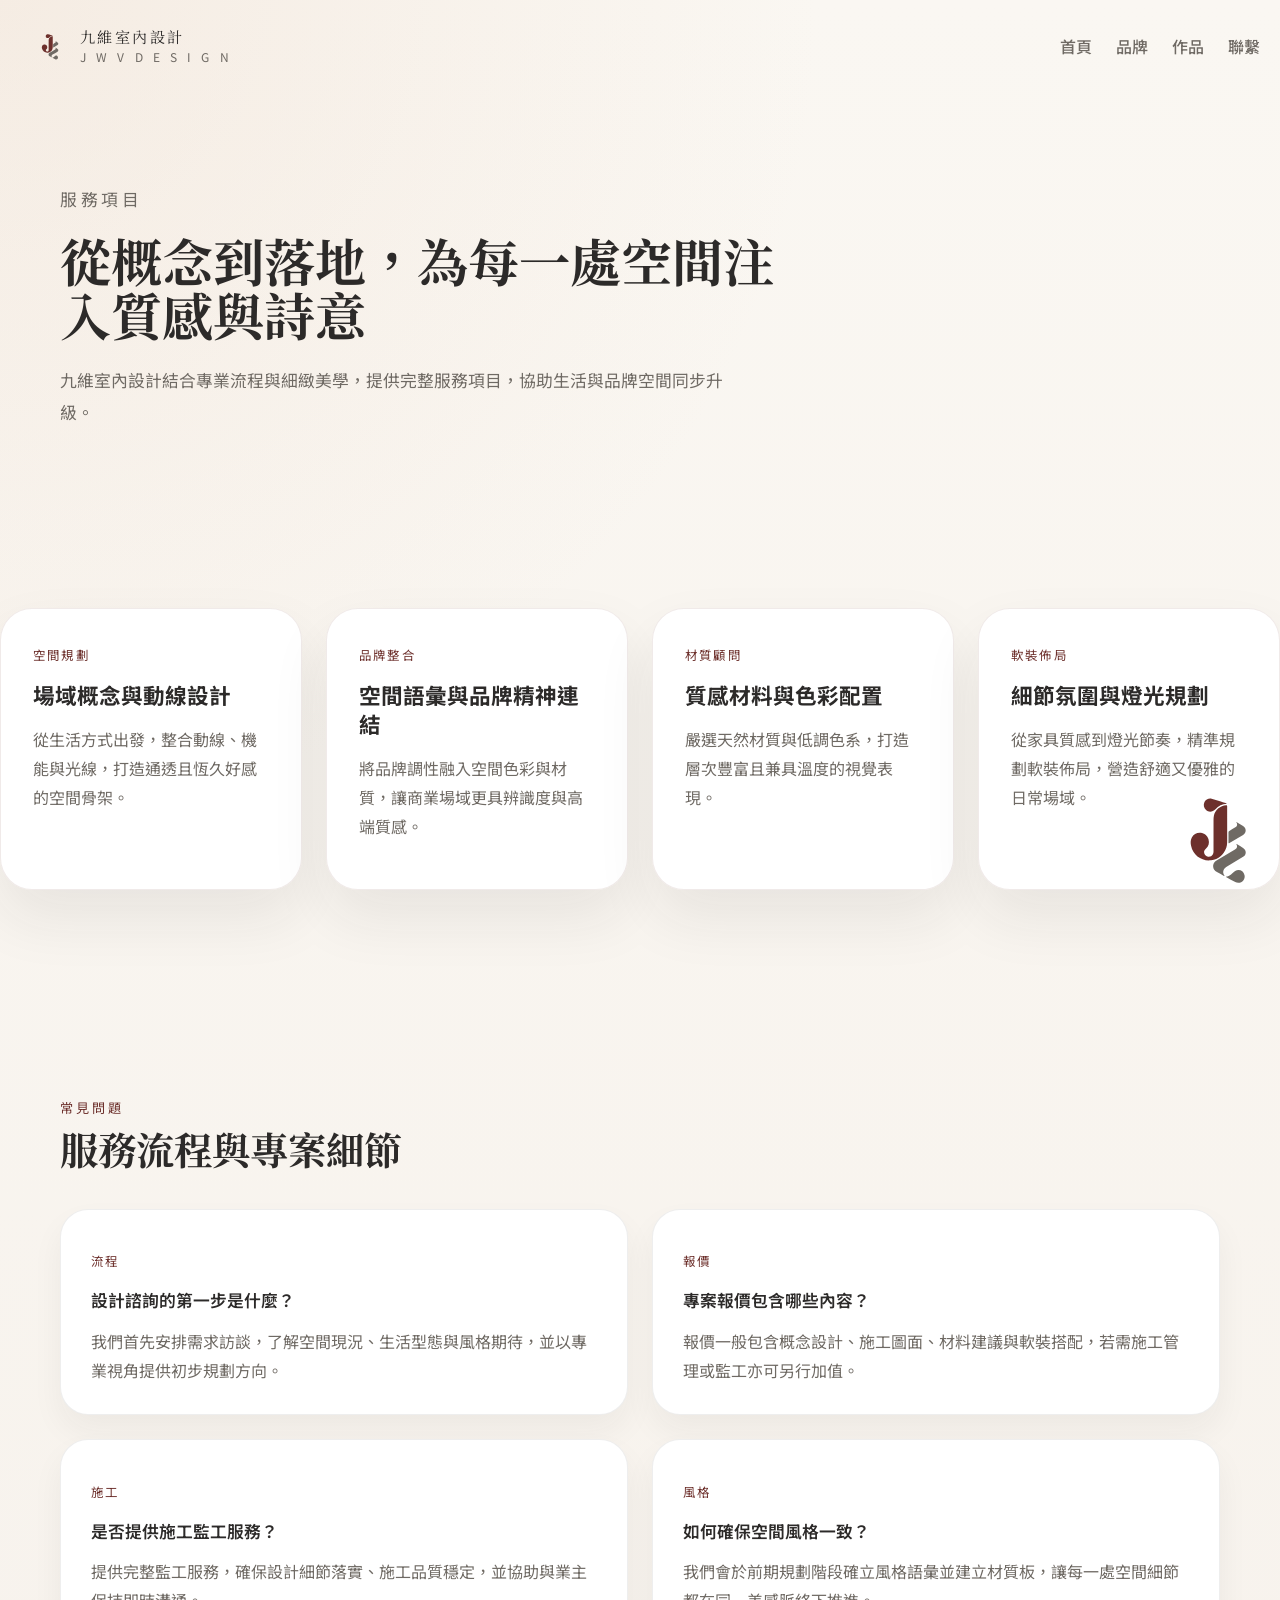
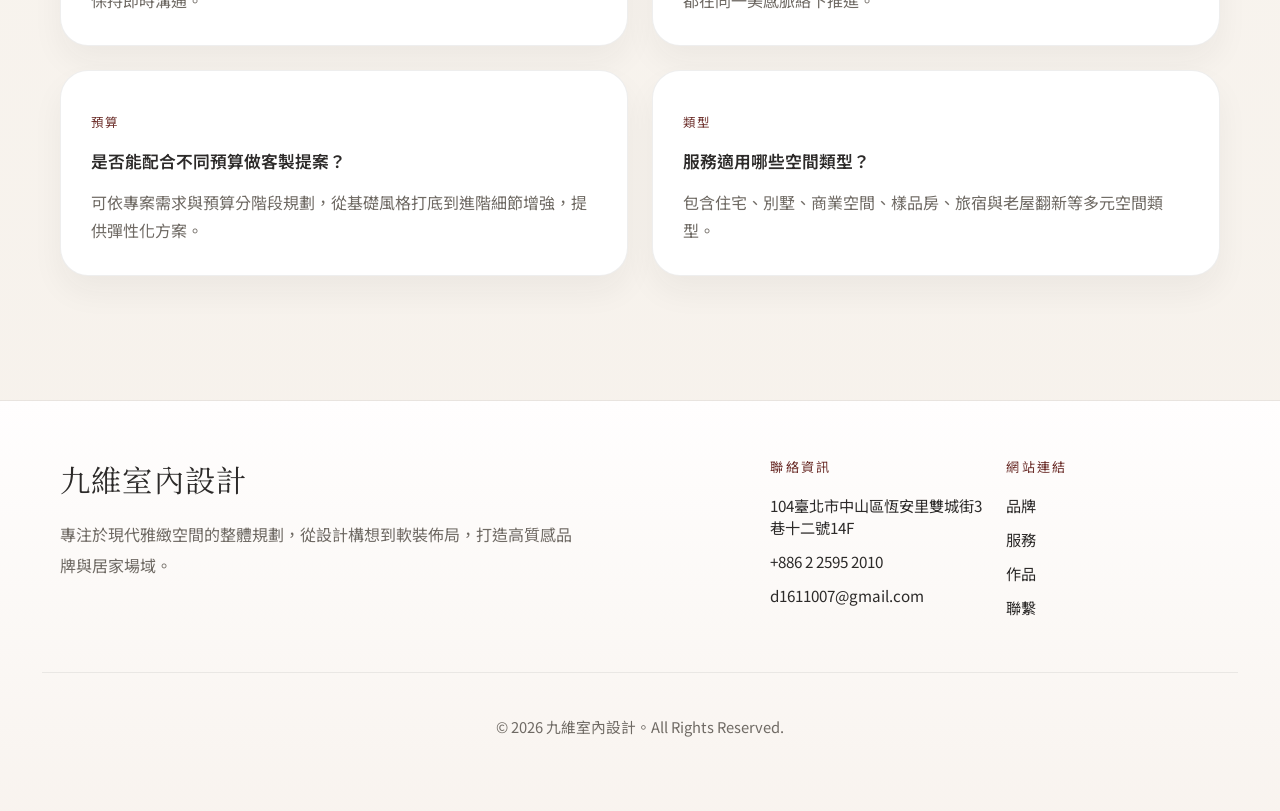
<file: service.html>
<!DOCTYPE html>
<html lang="zh-Hant">
<head>
  <meta charset="UTF-8">
  <meta name="viewport" content="width=device-width, initial-scale=1.0">
  <title>服務項目 | 九維室內設計</title>
  <meta name="description" content="九維室內設計服務項目 - 空間規劃、品牌整合、材質顧問、軟裝佈局。提供完整設計流程與常見問題說明。">
  <link rel="preconnect" href="https://fonts.googleapis.com">
  <link rel="preconnect" href="https://fonts.gstatic.com" crossorigin>
  <link href="https://fonts.googleapis.com/css2?family=Noto+Serif+TC:wght@400;600;700&family=Noto+Sans+TC:wght@400;500;700&display=swap" rel="stylesheet">
  <link rel="stylesheet" href="./assets/styles.css">
</head>
<body>
  <!-- loading Screen Start -->
  <div class="splash-overlay" id="splashOverlay">
    <div class="splash-container">
      <div class="splash-logo">
        <span class="logo"></span>
      </div>
      <div class="splash-brand">
        <h1 class="splash-brand-title">九維室內設計</h1>
        <p class="splash-brand-subtitle">J W V D E S I G N</p>
      </div>
      <div class="splash-loader">
        <span class="splash-dot"></span>
        <span class="splash-dot"></span>
        <span class="splash-dot"></span>
      </div>
    </div>
  </div>
  <!-- loading Screen End -->

  <div class="page-shell">
    <header class="site-header">
      <div class="brand-logo" aria-label="九維室內設計品牌標誌">
        <span class="logo brand-logo-image"></span>
        <div class="brand-wordmark">
          <p class="brand-chinese">九維室內設計</p>
          <p class="brand-english">J W V D E S I G N</p>
        </div>
      </div>
      <button class="nav-toggle" aria-controls="siteNav" aria-expanded="false" aria-label="切換導覽選單">
        <span class="nav-icon"></span>
      </button>
      <nav class="site-nav" id="siteNav">
        <a href="./index.html">首頁</a>
        <a href="./about.html">品牌</a>
        <!-- <a href="./service.html">服務</a> -->
        <a href="./portfolio.html">作品</a>
        <a href="./contact.html">聯繫</a>
      </nav>
    </header>

    <main>
      <section class="service-hero section" id="service-hero">
        <p class="eyebrow">服務項目</p>
        <h1>從概念到落地，為每一處空間注入質感與詩意</h1>
        <p>九維室內設計結合專業流程與細緻美學，提供完整服務項目，協助生活與品牌空間同步升級。</p>
      </section>

      <section class="section-services service-overview section" aria-labelledby="service-overview-title">
        <h2 id="service-overview-title" class="visually-hidden">服務概覽</h2>
        <article class="service-card">
          <span class="service-tag">空間規劃</span>
          <h3>場域概念與動線設計</h3>
          <p>從生活方式出發，整合動線、機能與光線，打造通透且恆久好感的空間骨架。</p>
        </article>
        <article class="service-card">
          <span class="service-tag">品牌整合</span>
          <h3>空間語彙與品牌精神連結</h3>
          <p>將品牌調性融入空間色彩與材質，讓商業場域更具辨識度與高端質感。</p>
        </article>
        <article class="service-card">
          <span class="service-tag">材質顧問</span>
          <h3>質感材料與色彩配置</h3>
          <p>嚴選天然材質與低調色系，打造層次豐富且兼具溫度的視覺表現。</p>
        </article>
        <article class="service-card">
          <span class="service-tag">軟裝佈局</span>
          <h3>細節氛圍與燈光規劃</h3>
          <p>從家具質感到燈光節奏，精準規劃軟裝佈局，營造舒適又優雅的日常場域。</p>
        </article>
      </section>

      <section class="faq-section section" id="faq" role="region" aria-labelledby="faq-title">
        <p class="section-label">常見問題</p>
        <h2 id="faq-title">服務流程與專案細節</h2>
        <div class="faq-grid">
          <article class="faq-item">
            <p class="faq-tag">流程</p>
            <h3 class="faq-question">設計諮詢的第一步是什麼？</h3>
            <p class="faq-answer">我們首先安排需求訪談，了解空間現況、生活型態與風格期待，並以專業視角提供初步規劃方向。</p>
          </article>
          <article class="faq-item">
            <p class="faq-tag">報價</p>
            <h3 class="faq-question">專案報價包含哪些內容？</h3>
            <p class="faq-answer">報價一般包含概念設計、施工圖面、材料建議與軟裝搭配，若需施工管理或監工亦可另行加值。</p>
          </article>
          <article class="faq-item">
            <p class="faq-tag">施工</p>
            <h3 class="faq-question">是否提供施工監工服務？</h3>
            <p class="faq-answer">提供完整監工服務，確保設計細節落實、施工品質穩定，並協助與業主保持即時溝通。</p>
          </article>
          <article class="faq-item">
            <p class="faq-tag">風格</p>
            <h3 class="faq-question">如何確保空間風格一致？</h3>
            <p class="faq-answer">我們會於前期規劃階段確立風格語彙並建立材質板，讓每一處空間細節都在同一美感脈絡下推進。</p>
          </article>
          <article class="faq-item">
            <p class="faq-tag">預算</p>
            <h3 class="faq-question">是否能配合不同預算做客製提案？</h3>
            <p class="faq-answer">可依專案需求與預算分階段規劃，從基礎風格打底到進階細節增強，提供彈性化方案。</p>
          </article>
          <article class="faq-item">
            <p class="faq-tag">類型</p>
            <h3 class="faq-question">服務適用哪些空間類型？</h3>
            <p class="faq-answer">包含住宅、別墅、商業空間、樣品房、旅宿與老屋翻新等多元空間類型。</p>
          </article>
        </div>
      </section>
<!-- 
      <section class="section-contact" id="contact">
        <div class="contact-panel">
          <div>
            <p class="section-label">聯繫我們</p>
            <h2>讓九維為您定義專屬服務方案</h2>
            <p>歡迎與我們預約設計諮詢，或提供需求讓我們為您規劃精準空間提案。</p>
            <div class="contact-info">
              <div><strong>地址</strong><span>104臺北市中山區恆安里雙城街3巷十二號14F</span></div>
              <div><strong>電話</strong><span>+886 2 2595 2010</span></div>
              <div><strong>Email</strong><span>d1611007@gmail.com</span></div>
            </div>
          </div>
          <form class="contact-form">
            <label>姓名<input type="text" placeholder="您的姓名"></label>
            <label>Email<input type="email" placeholder="example@mail.com"></label>
            <label>需求簡述<textarea rows="4" placeholder="請簡要描述您的空間需求"></textarea></label>
            <button type="submit" class="button button-primary">立即諮詢</button>
          </form>
        </div>
      </section> -->
    </main>
  </div>

  
    <footer class="site-footer" role="contentinfo">
      <div class="footer-container section">
        <div class="footer-brand">
          <p class="footer-title">九維室內設計</p>
          <p class="footer-desc">專注於現代雅緻空間的整體規劃，從設計構想到軟裝佈局，打造高質感品牌與居家場域。</p>
        </div>
        <div class="footer-links">
          <div class="footer-column">
            <p class="footer-heading">聯絡資訊</p>
            <address>
              <p>104臺北市中山區恆安里雙城街3巷十二號14F</p>
              <p>+886 2 2595 2010</p>
              <p><a href="mailto:d1611007@gmail.com">d1611007@gmail.com</a></p>
            </address>
          </div>
          <div class="footer-column">
            <p class="footer-heading">網站連結</p>
            <a href="./about.html">品牌</a>
            <a href="./service.html">服務</a>
            <a href="./portfolio.html">作品</a>
            <a href="./contact.html">聯繫</a>
          </div>
        </div>
      </div>
      <div class="footer-bottom">
        <p>© 2026 九維室內設計。All Rights Reserved.</p>
      </div>
    </footer>
  </div>
  
  <!-- 聯絡選單 -->
  <div class="live-chat-widget" id="chatWidget">
    
    <button type="button" class="chat-toggle" id="chatToggle" aria-label="開啟聯絡選單" title="聯絡我們">
      <span class="logo logo-brand-image"></span>
    </button>
    <div class="chat-panel" id="chatPanel">
      <div class="chat-options" id="chatOptions">
        <a href="tel:+8862112345678" class="contact-link" aria-label="電話聯絡">
          <span class="contact-icon icon-phone" title="電話"></span>
        </a>
        <a href="mailto:d1611007@gmail.com" class="contact-link" aria-label="Email 聯絡">
          <span class="contact-icon icon-email" title="Email"></span>
        </a>
        <a href="https://www.facebook.com/leaderIDS/?locale=zh_TW" target="_blank" rel="noopener" class="contact-link" aria-label="Facebook">
          <span class="contact-icon icon-fb" title="Facebook"></span>
        </a>
        <a href="https://www.instagram.com/jwv_interiordesign/" target="_blank" rel="noopener" class="contact-link" aria-label="Instagram">
          <span class="contact-icon icon-instagram" title="Instagram"></span>
        </a>
        <a href="https://www.threads.com/@jwv_interiordesign/" target="_blank" rel="noopener" class="contact-link" aria-label="Threads">
          <span class="contact-icon icon-line" title="line"></span>
        </a>
      </div>
    </div>
  </div>
    
  <script src="./assets/scripts.js" defer></script>
</body>
</html>
</file>
<file: assets/styles.css>
:root {
  color-scheme: light;
  --bg: #f8f4ef;
  --surface: #ffffff;
  --surface-soft: #f3f0ec;
  --text: #2c2a29;
  --muted: #6f6a64;
  --accent: #6d302c;
  --accent-soft: rgba(109, 48, 44, 0.08);
  --border: rgba(44, 42, 41, 0.1);
  --shadow: 0 28px 80px rgba(44, 42, 41, 0.08);
}

* {
  box-sizing: border-box;
}
html {
  scroll-behavior: smooth;
}
body {
  margin: 0;
  font-family: 'Noto Sans TC', sans-serif;
  background: radial-gradient(circle at top left, rgba(236, 216, 199, 0.35), transparent 30%),
              linear-gradient(180deg, #faf7f2 0%, #f6f1eb 100%);
  color: var(--text);
  overflow-x: hidden;
}

.section {
  margin: 0 60px 0 60px;
}

img {
  max-width: 100%;
  display: block;
}
@-webkit-keyframes floatSoft {
  0%, 100% { -webkit-transform: translateY(0); transform: translateY(0); }
  50% { -webkit-transform: translateY(-10px); transform: translateY(-10px); }
}
@keyframes floatSoft {
  0%, 100% { -webkit-transform: translateY(0); transform: translateY(0); }
  50% { -webkit-transform: translateY(-10px); transform: translateY(-10px); }
}
@-webkit-keyframes fadeSlideUp {
  from { opacity: 0; -webkit-transform: translateY(30px); transform: translateY(30px); }
  to { opacity: 1; -webkit-transform: translateY(0); transform: translateY(0); }
}
@keyframes fadeSlideUp {
  from { opacity: 0; -webkit-transform: translateY(30px); transform: translateY(30px); }
  to { opacity: 1; -webkit-transform: translateY(0); transform: translateY(0); }
}
@-webkit-keyframes glowBorder {
  0%, 100% { box-shadow: 0 18px 36px rgba(109, 48, 44, 0.18); }
  50% { box-shadow: 0 24px 48px rgba(109, 48, 44, 0.26); }
}
@keyframes glowBorder {
  0%, 100% { box-shadow: 0 18px 36px rgba(109, 48, 44, 0.18); }
  50% { box-shadow: 0 24px 48px rgba(109, 48, 44, 0.26); }
}

/* Splash Screen Styles */
.splash-overlay {
  position: fixed;
  top: 0;
  left: 0;
  right: 0;
  bottom: 0;
  width: 100%;
  height: 100%;
  display: flex;
  align-items: center;
  justify-content: center;
  background: radial-gradient(circle at top left, rgba(236, 216, 199, 0.35), transparent 30%),
              linear-gradient(180deg, #faf7f2 0%, #f6f1eb 100%);
  z-index: 9999;
  opacity: 1;
  transition: opacity 0.8s ease-out;
}
.splash-overlay.fade-out {
  opacity: 0;
  pointer-events: none;
}
.splash-container {
  display: flex;
  flex-direction: column;
  align-items: center;
  justify-content: center;
  gap: 40px;
  text-align: center;
}
.splash-logo {
  width: 120px;
  height: 40px;
  display: flex;
  align-items: center;
  justify-content: center;
  animation: splash-logo-float 3s ease-in-out infinite;
}
.splash-logo img {
  width: 320px;
  height: 320px;
  object-fit: contain;
}
.logo {
		width: 200px;
		height: 200px;
		fill: var(--accent);
		background-image: url(logo.svg);
    background-position: center;
    background-size: cover;
}
  
@keyframes splash-logo-float {
  0%, 100% { transform: translateY(0); }
  50% { transform: translateY(-20px); }
}
.splash-brand {
  display: flex;
  flex-direction: column;
  gap: 12px;
}
.splash-brand-title {
  margin: 0;
  font-family: 'Noto Serif TC', serif;
  font-size: 2rem;
  font-weight: 700;
  letter-spacing: 0.12em;
  color: var(--accent);
  animation: splash-text-appear 1s ease-out 0.3s both;
}
.splash-brand-subtitle {
  margin: 0;
  font-size: 0.875rem;
  letter-spacing: 0.2em;
  text-transform: uppercase;
  color: var(--muted);
  font-weight: 400;
  animation: splash-text-appear 1s ease-out 0.5s both;
}
@keyframes splash-text-appear {
  from { opacity: 0; transform: translateY(10px); }
  to { opacity: 1; transform: translateY(0); }
}
.splash-loader {
  display: flex;
  align-items: center;
  justify-content: center;
  gap: 8px;
  margin-top: 20px;
  animation: splash-loader-appear 1s ease-out 0.7s both;
}
@keyframes splash-loader-appear {
  from { opacity: 0; }
  to { opacity: 1; }
}
.splash-dot {
  width: 8px;
  height: 8px;
  border-radius: 50%;
  background-color: var(--accent);
  opacity: 0.4;
  animation: splash-dot-pulse 1.4s ease-in-out infinite;
}
.splash-dot:nth-child(2) {
  animation-delay: 0.2s;
}
.splash-dot:nth-child(3) {
  animation-delay: 0.4s;
}
@keyframes splash-dot-pulse {
  0%, 100% { opacity: 0.4; transform: scale(1); }
  50% { opacity: 1; transform: scale(1.3); }
}
@media (max-width: 768px) {
  .splash-logo { width: 80px; height: 80px; }
  .splash-brand-title { font-size: 1.5rem; }
  .splash-brand-subtitle { font-size: 0.75rem; }
}

.page-shell {
  margin: 0 auto;
}
.site-header {
  display: flex;
  justify-content: space-between;
  align-items: center;
  gap: 32px;
  padding: 16px 20px 24px 20px;
  opacity: 0;
  -webkit-animation: fadeSlideUp 0.9s ease forwards;
  animation: fadeSlideUp 0.9s ease forwards;
  -webkit-animation-delay: 0.15s;
  animation-delay: 0.15s;
  position: relative;
  z-index: 1000;
}
.brand-logo {
  display: flex;
  align-items: center;
}
.brand-logo-image {
  width: 60px;
  height: 60px;
  display: block;
}
.brand-wordmark {
  line-height: 1.1;
}
.brand-chinese {
  margin: 0;
  font-family: 'Noto Serif TC', serif;
  font-size: 0.95rem;
  letter-spacing: 0.16em;
  color: var(--text);
}
.brand-english {
  margin: 4px 0 0;
  font-size: 0.75rem;
  letter-spacing: 0.3em;
  text-transform: uppercase;
  color: var(--muted);
}
.site-nav {
  display: flex;
  gap: 24px;
  flex-wrap: wrap;
}
.site-nav a {
  color: var(--muted);
  text-decoration: none;
  font-weight: 500;
  transition: color 0.25s ease;
}
.site-nav a:hover {
  color: var(--accent);
}

/* Hamburger Navigation */
.nav-toggle {
  display: none;
  flex-direction: column;
  gap: 5px;
  background: none;
  border: none;
  cursor: pointer;
  padding: 8px;
  margin: 0;
  z-index: 1001;
}

.nav-toggle:focus {
  outline: 2px solid var(--accent);
  outline-offset: 2px;
}

.nav-icon {
  width: 24px;
  height: 2px;
  background: var(--text);
  transition: all 0.3s ease;
  transform-origin: center;
}

.nav-icon::before,
.nav-icon::after {
  content: '';
  display: block;
  width: 24px;
  height: 2px;
  background: var(--text);
  transition: all 0.3s ease;
}

.nav-toggle[aria-expanded="true"] .nav-icon {
  background: transparent;
}

.nav-toggle[aria-expanded="true"] .nav-icon::before {
  transform: translateY(7px) rotate(45deg);
}

.nav-toggle[aria-expanded="true"] .nav-icon::after {
  transform: translateY(-7px) rotate(-45deg);
}
.hero {
  position: relative;
  overflow: hidden;
  display: grid;
  grid-template-columns: 1.1fr 0.9fr;
  gap: 48px;
  align-items: center;
  padding: 80px 0 496px;
}
.hero-bg-carousel {
  position: absolute;
  inset: 0;
  z-index: 0;
  display: block;
}
.bg-slide {
  position: absolute;
  inset: 0;
  background-size: cover;
  background-position: center;
  opacity: 0;
  transition: opacity 1.2s ease;
}
.bg-slide.active {
  opacity: 1;
}
.hero-bg-overlay {
  position: absolute;
  inset: 0;
  background: linear-gradient(180deg, rgba(248, 244, 240, 0.24), rgba(44, 42, 41, 0.12));
  pointer-events: none;
}
.hero-copy,
.hero-media {
  position: relative;
  z-index: 1;
}
.hero-copy {
  max-width: 640px;
  opacity: 0;
  -webkit-animation: fadeSlideUp 0.9s ease forwards;
  animation: fadeSlideUp 0.9s ease forwards;
  -webkit-animation-delay: 0.3s;
  animation-delay: 0.3s;
}
.hero-copy h1,
.hero-copy p,
.hero-actions,
.media-card,
.section-intro,
.section-services,
.works-grid,
.contact-panel {
  opacity: 0;
  -webkit-transform: translateY(20px);
  transform: translateY(20px);
  -webkit-animation: fadeSlideUp 0.9s ease forwards;
  animation: fadeSlideUp 0.9s ease forwards;
}
.hero-copy h1 { -webkit-animation-delay: 0.35s; animation-delay: 0.35s; }
.hero-copy p { -webkit-animation-delay: 0.45s; animation-delay: 0.45s; }
.hero-actions { -webkit-animation-delay: 0.55s; animation-delay: 0.55s; }
.media-card { -webkit-animation-delay: 0.6s; animation-delay: 0.6s; }
.section-intro { -webkit-animation-delay: 0.65s; animation-delay: 0.65s; }
.section-services { -webkit-animation-delay: 0.7s; animation-delay: 0.7s; }
.works-grid { -webkit-animation-delay: 0.75s; animation-delay: 0.75s; }
.contact-panel { -webkit-animation-delay: 0.8s; animation-delay: 0.8s; }
.eyebrow {
  margin: 0 0 18px;
  font-size: 0.95rem;
  letter-spacing: 0.22em;
  color: var(--accent);
  text-transform: uppercase;
}
.hero h1 {
  margin: 0 0 24px;
  font-family: 'Noto Serif TC', serif;
  font-size: clamp(3rem, 4.5vw, 4.8rem);
  line-height: 0.95;
  letter-spacing: -0.04em;
  text-shadow: 2px 4px 4px var(--bg);
}
.hero p {
  margin: 0 0 32px;
  font-size: 1.05rem;
  line-height: 1.85;
  color: var(--muted);
  text-shadow: 2px 4px 4px var(--bg);
}
.hero-actions {
  display: flex;
  gap: 18px;
  flex-wrap: wrap;
}
.button {
  display: inline-flex;
  align-items: center;
  justify-content: center;
  padding: 14px 28px;
  font-size: 0.95rem;
  font-weight: 700;
  text-decoration: none;
  border-radius: 999px;
  transition: transform 0.2s ease, box-shadow 0.2s ease, background-color 0.2s ease;
}
.button:hover {
  transform: translateY(-3px) scale(1.02);
}
.button-primary {
  background: var(--accent);
  color: #fff;
  box-shadow: 0 18px 36px rgba(109, 48, 44, 0.18);
}
.button-outline {
  background: transparent;
  color: var(--text);
  border: 1px solid rgba(44, 42, 41, 0.16);
}
.button-primary:hover {
  box-shadow: 0 24px 42px rgba(109, 48, 44, 0.24);
}
.button-outline:hover {
  border-color: rgba(109, 48, 44, 0.24);
}
.hero-media {
  display: flex;
  justify-content: center;
}
.media-card {
  width: min(100%, 520px);
  min-height: 420px;
  border-radius: 32px;
  background: linear-gradient(180deg, rgba(255,255,255,0.88), rgba(250,244,238,0.95)),
              url('data:image/svg+xml;utf8,<svg xmlns="http://www.w3.org/2000/svg" width="800" height="600"><rect width="800" height="600" fill="%23d0c6be"/><circle cx="220" cy="230" r="160" fill="%23f7f3ed" opacity="0.85"/><rect x="380" y="120" width="320" height="320" rx="32" fill="%236d302c" opacity="0.08"/></svg>') center/cover no-repeat;
  box-shadow: var(--shadow);
  position: relative;
  overflow: hidden;
  -webkit-animation: floatSoft 8s ease-in-out infinite;
  animation: floatSoft 8s ease-in-out infinite;
}
.media-overlay {
  position: absolute;
  inset: 0;
  background: linear-gradient(180deg, transparent 35%, rgba(44,42,41,0.12) 100%);
}
.media-card p {
  position: absolute;
  bottom: 28px;
  left: 28px;
  margin: 0;
  font-size: 0.98rem;
  color: var(--text);
  letter-spacing: 0.04em;
  text-transform: uppercase;
}
.section-intro,
.section-services,
.section-works,
.section-contact {
  padding: 72px 0;
}

/* Intro section: large accent background with high-contrast text */
.section-intro {
  position: relative;
  overflow: hidden;
  display: inline-flex;
  width: 100%;
}
.section-intro::before {
  content: "";
  position: absolute;
  inset: 0;
  background: linear-gradient(135deg, rgba(0,0,0,0.08), rgba(0,0,0,0.04));
  pointer-events: none;
  z-index: 1;
}
.section-intro .section-grid {
  position: relative;
  z-index: 2;
  padding: 56px 48px;
  display: grid;
  grid-template-columns: repeat(2, minmax(0, 1fr));
  gap: 36px;
  align-items: center;
}
.intro-image {
  width: 100%;
  min-height: 320px;
  display: flex;
  align-items: center;
  justify-content: center;
}
.image-placeholder {
  width: 100%;
  height: 320px;
  background: linear-gradient(135deg, rgba(255,255,255,0.25), rgba(255,255,255,0.1)),
              url('data:image/svg+xml;utf8,<svg xmlns="http://www.w3.org/2000/svg" width="600" height="500"><rect width="600" height="500" fill="%23a89682"/><circle cx="180" cy="150" r="120" fill="%23c9bfb5" opacity="0.8"/><rect x="320" y="200" width="200" height="200" rx="16" fill="%23d4cac0" opacity="0.9"/></svg>') center/cover no-repeat;
  border-radius: 20px;
  box-shadow: inset 0 10px 26px rgba(0,0,0,0.08), 0 12px 28px rgba(0,0,0,0.12);
}
.image-placeholder img {
  width: 100%;
  height: 100%;
  object-fit: cover;
  border-radius: 20px;
}
.section-intro .intro-copy {
  
  background: var(--accent);
  color: #fff;
  max-width: 800px;
  padding: 48px;
  border-radius: 28px;
}
.section-intro .section-label {
  color: var(--surface);
  opacity: 1;
}
.section-intro h2 {
  color: var(--surface);
  margin: 0 0 32px;
}
.section-intro article p {
  color: var(--surface-soft);
  line-height: 1.9;
  font-size: 1.02rem;
}
@media (max-width: 768px) {
  .section-intro .section-grid { padding: 48px 32px; }
  .section-intro .section-grid {
    grid-template-columns: 1fr;
    gap: 32px;
  }
  .intro-image {
    min-height: 360px;
    width: 100%;
  }
  .intro-copy {
    width: 100%;
  }
  .image-placeholder {
    width: 100%;
    height: 280px;
  }
  .section-intro h2 { font-size: 2rem; }
  .section-intro p { font-size: 0.98rem; }
}
.section-label {
  margin: 0 0 14px;
  color: var(--accent);
  letter-spacing: 0.24em;
  text-transform: uppercase;
  font-size: 0.82rem;
}
.section-intro h2,
.section-services h2,
.section-works h2,
.section-contact h2 {
  margin: 0 0 24px;
  font-family: 'Noto Serif TC', serif;
  font-size: clamp(2rem, 2.7vw, 3.2rem);
  line-height: 1.05;
}
.section-intro p,
.section-services p,
.section-works p,
.section-contact p {
  color: var(--muted);
  line-height: 1.8;
}
.section-grid {
  display: grid;
  gap: 48px;
  align-items: start;
}
.info-grid {
  display: grid;
  gap: 24px;
}
.info-grid div {
  padding: 28px;
  border-radius: 28px;
  background: var(--surface);
  box-shadow: 0 18px 40px rgba(44, 42, 41, 0.05);
  opacity: 0;
  -webkit-transform: translateY(16px);
  transform: translateY(16px);
  -webkit-animation: fadeSlideUp 0.9s ease forwards;
  animation: fadeSlideUp 0.9s ease forwards;
}
.info-grid div:nth-child(1) { animation-delay: 0.72s; }
.info-grid div:nth-child(2) { animation-delay: 0.78s; }
.info-grid div:nth-child(3) { animation-delay: 0.84s; }
.info-grid h3 {
  margin: 0 0 12px;
  font-size: 1.15rem;
}
.services-grid {
  display: grid;
  grid-template-columns: repeat(3, minmax(0, 1fr));
  gap: 24px;
}
.services-grid article {
  padding: 32px;
  border-radius: 32px;
  background: var(--surface);
  box-shadow: 0 24px 60px rgba(44, 42, 41, 0.06);
  opacity: 0;
  -webkit-transform: translateY(18px);
  transform: translateY(18px);
  -webkit-animation: fadeSlideUp 0.9s ease forwards;
  animation: fadeSlideUp 0.9s ease forwards;
}
.services-grid article:nth-child(1) { animation-delay: 0.76s; }
.services-grid article:nth-child(2) { animation-delay: 0.82s; }
.services-grid article:nth-child(3) { animation-delay: 0.88s; }
.services-grid h3 {
  margin: 0 0 16px;
  font-size: 1.25rem;
}
.services-grid p {
  margin: 0;
  color: var(--muted);
}
.section-works .works-intro {
  margin-bottom: 32px;
}
.work-style-grid {
  display: grid;
  grid-template-columns: repeat(3, minmax(0, 1fr));
  gap: 28px;
}
.work-style-card {
  display: grid;
  gap: 24px;
  padding: 28px;
  border-radius: 32px;
  background: rgba(255, 255, 255, 0.95);
  border: 1px solid rgba(109, 48, 44, 0.08);
  box-shadow: 0 28px 60px rgba(109, 48, 44, 0.08);
}
.work-style-copy p {
  margin: 0 0 12px;
  text-transform: uppercase;
  letter-spacing: 0.18em;
  color: var(--accent);
  font-size: 0.82rem;
}
.work-style-copy h3 {
  margin: 0 0 14px;
  font-size: 1.6rem;
  line-height: 1.15;
}
.work-style-copy p:last-child {
  margin: 0;
  color: var(--muted);
  line-height: 1.8;
}
.work-style-carousel {
  position: relative;
  overflow: hidden;
  border-radius: 24px;
}
.work-style-track {
  display: flex;
  transition: transform 0.45s ease;
}
.work-style-track img {
  width: 100%;
  min-width: 100%;
  height: 260px;
  object-fit: cover;
  border-radius: 24px;
}
.carousel-button {
  position: absolute;
  top: 50%;
  transform: translateY(-50%);
  width: 44px;
  height: 44px;
  border-radius: 50%;
  border: none;
  background: rgba(255,255,255,0.88);
  color: var(--text);
  font-size: 1.4rem;
  cursor: pointer;
  box-shadow: 0 18px 28px rgba(44,42,41,0.1);
  transition: transform 0.25s ease, background 0.25s ease;
}
.carousel-button:hover {
  transform: translateY(-50%) scale(1.05);
  background: rgba(255,255,255,1);
}
.carousel-button.prev {
  left: 16px;
}
.carousel-button.next {
  right: 16px;
}
.carousel-dots {
  position: absolute;
  left: 50%;
  bottom: 14px;
  transform: translateX(-50%);
  display: flex;
  gap: 10px;
}
.carousel-dot {
  width: 10px;
  height: 10px;
  border-radius: 50%;
  background: rgba(255,255,255,0.7);
  border: 1px solid rgba(109,48,44,0.2);
  cursor: pointer;
}
.carousel-dot.active {
  background: var(--accent);
}
.works-grid {
  display: grid;
  grid-template-columns: repeat(3, minmax(0, 1fr));
  gap: 24px;
}
.work-card {
  position: relative;
  overflow: hidden;
  border-radius: 32px;
  min-height: 420px;
  display: flex;
  flex-direction: column;
  justify-content: end;
  color: #fff;
  -webkit-transform: translateY(12px);
  transform: translateY(12px);
  opacity: 0;
  -webkit-animation: fadeSlideUp 0.9s ease forwards;
  animation: fadeSlideUp 0.9s ease forwards;
}
.work-card:hover {
  transform: translateY(-4px);
  box-shadow: 0 28px 70px rgba(44, 42, 41, 0.2);
}
.work-card:nth-child(1) { animation-delay: 0.8s; }
.work-card:nth-child(2) { animation-delay: 0.86s; }
.work-card:nth-child(3) { animation-delay: 0.92s; }
.work-visual {
  position: absolute;
  inset: 0;
  background-size: cover;
  background-position: center;
}
.work-visual-1 {
  background-image: linear-gradient(180deg, rgba(44, 42, 41, 0.06), rgba(44, 42, 41, 0.45)),
                    url('data:image/svg+xml;utf8,<svg xmlns="http://www.w3.org/2000/svg" width="800" height="800"><rect width="800" height="800" fill="%23c8bbb0"/><circle cx="420" cy="320" r="160" fill="%23d5cabd" opacity="0.95"/></svg>');
}
.work-visual-2 {
  background-image: linear-gradient(180deg, rgba(44, 42, 41, 0.06), rgba(44, 42, 41, 0.45)),
                    url('data:image/svg+xml;utf8,<svg xmlns="http://www.w3.org/2000/svg" width="800" height="800"><rect width="800" height="800" fill="%23bfb3aa"/><rect x="240" y="140" width="360" height="360" rx="30" fill="%23d3ccc4" opacity="0.9"/></svg>');
}
.work-visual-3 {
  background-image: linear-gradient(180deg, rgba(44, 42, 41, 0.06), rgba(44, 42, 41, 0.45)),
                    url('data:image/svg+xml;utf8,<svg xmlns="http://www.w3.org/2000/svg" width="800" height="800"><rect width="800" height="800" fill="%23d1c7be"/><path d="M120 530 Q240 300 560 420 Q720 540 620 720" stroke="%236d302c" stroke-width="42" fill="none" opacity="0.82"/></svg>');
}
.work-copy {
  position: relative;
  z-index: 1;
  padding: 36px;
  background: linear-gradient(180deg, transparent 0%, rgba(15, 13, 12, 0.7) 100%);
}
.work-copy p {
  margin: 0 0 10px;
  text-transform: uppercase;
  letter-spacing: 0.18em;
  color: rgba(255,255,255,0.72);
  font-size: 0.82rem;
}
.work-copy h3 {
  margin: 0;
  font-size: 1.6rem;
}
.section-contact .contact-panel {
  display: grid;
  grid-template-columns: 1.1fr 0.9fr;
  gap: 36px;
  align-items: start;
}
.contact-panel {
  padding: 40px;
  border-radius: 36px;
  background: rgba(255,255,255,0.92);
  box-shadow: 0 32px 90px rgba(44, 42, 41, 0.1);
  backdrop-filter: blur(14px);
  -webkit-animation: fadeSlideUp 0.9s ease forwards, glowBorder 8s ease infinite;
  animation: fadeSlideUp 0.9s ease forwards, glowBorder 8s ease infinite;
  -webkit-animation-delay: 0.8s, 0s;
  animation-delay: 0.8s, 0s;
}
.contact-info {
  display: grid;
  gap: 16px;
  margin-top: 28px;
}
.contact-info div {
  display: grid;
  grid-template-columns: auto 1fr;
  gap: 12px;
}
.contact-info strong {
  color: var(--accent);
}
.contact-info span {
  color: var(--muted);
}
.contact-form {
  display: grid;
  gap: 20px;
}
.contact-form label {
  display: grid;
  gap: 10px;
  font-size: 0.94rem;
  color: var(--text);
}
.contact-form input,
.contact-form textarea {
  width: 100%;
  border: 1px solid var(--border);
  border-radius: 18px;
  padding: 16px 18px;
  font: inherit;
  color: var(--text);
  background: #fff;
}
.contact-form input:focus,
.contact-form textarea:focus {
  outline: none;
  border-color: rgba(109, 48, 44, 0.35);
  box-shadow: 0 0 0 4px rgba(109, 48, 44, 0.07);
}
.site-footer {
  padding: 56px 0 32px;
  margin-top: 60px;
  border-top: 1px solid rgba(44, 42, 41, 0.08);
  background: linear-gradient(180deg, rgba(255, 255, 255, 0.95), rgba(248, 244, 239, 0.95));
}
.footer-container {
  display: grid;
  grid-template-columns: 1.5fr 1fr;
  gap: 36px;
  align-items: start;
}
.footer-brand .footer-title {
  margin: 0 0 18px;
  font-family: 'Noto Serif TC', serif;
  font-size: 1.9rem;
  letter-spacing: 0.04em;
}
.footer-desc {
  margin: 0;
  max-width: 520px;
  line-height: 1.9;
  color: var(--muted);
}
.footer-links {
  display: grid;
  grid-template-columns: repeat(2, minmax(0, 1fr));
  gap: 22px;
}
.footer-column {
  min-width: 0;
}
.footer-heading {
  margin: 0 0 18px;
  font-size: 0.82rem;
  letter-spacing: 0.18em;
  text-transform: uppercase;
  color: var(--accent);
}
.footer-column a,
.footer-column address p {
  display: block;
  margin: 0 0 12px;
  color: var(--text);
  font-size: 0.95rem;
  text-decoration: none;
}
.footer-column a:hover {
  color: var(--accent);
}
.footer-column address {
  font-style: normal;
}
.footer-bottom {
  margin: 42px;
  padding-top: 28px;
  border-top: 1px solid rgba(44, 42, 41, 0.08);
  color: var(--muted);
  font-size: 0.92rem;
  text-align: center;
}

/* Footer Mobile Optimization */
@media (max-width: 768px) {
  .site-footer {
    padding: 40px 0 24px;
    margin-top: 40px;
  }
  .footer-container {
    grid-template-columns: 1fr;
    gap: 28px;
  }
  .footer-brand .footer-title {
    font-size: 1.5rem;
  }
  .footer-links {
    grid-template-columns: 1fr;
    gap: 16px;
  }
  .footer-bottom {
    margin: 24px 16px;
    padding-top: 20px;
    font-size: 0.85rem;
  }
}
.service-hero {
  padding: 84px 0 42px;
}
.service-hero h1 {
  margin: 0 0 24px;
  font-family: 'Noto Serif TC', serif;
  font-size: clamp(2.9rem, 4vw, 4.4rem);
  line-height: 1.05;
  max-width: 720px;
}
.service-hero p {
  max-width: 680px;
  color: var(--muted);
  font-size: 1.05rem;
  line-height: 1.9;
}
.service-overview {
  display: grid;
  grid-template-columns: repeat(4, minmax(0, 1fr));
  gap: 24px;
  margin: 48px 0 72px;
}
.service-card {
  padding: 32px;
  border-radius: 32px;
  background: rgba(255, 255, 255, 0.96);
  border: 1px solid rgba(109, 48, 44, 0.1);
  box-shadow: 0 28px 60px rgba(44, 42, 41, 0.08);
}
.service-tag {
  display: inline-block;
  margin-bottom: 16px;
  color: var(--accent);
  letter-spacing: 0.18em;
  text-transform: uppercase;
  font-size: 0.78rem;
}
.service-card h3 {
  margin: 0 0 16px;
  font-size: 1.35rem;
  line-height: 1.35;
}
.faq-section {
  padding: 64px 0;
  border-radius: 36px;
}
.faq-section .section-label {
  margin-bottom: 12px;
}
.faq-section h2 {
  margin: 0 0 40px;
  font-family: 'Noto Serif TC', serif;
  font-size: clamp(2.4rem, 3vw, 3.4rem);
  line-height: 1.05;
  max-width: 680px;
}
.faq-grid {
  display: grid;
  grid-template-columns: repeat(2, minmax(0, 1fr));
  gap: 24px;
}
.faq-item {
  padding: 30px;
  border-radius: 28px;
  background: var(--surface);
  border: 1px solid rgba(44, 42, 41, 0.08);
  box-shadow: 0 16px 32px rgba(44, 42, 41, 0.05);
}
.faq-tag {
  display: inline-block;
  margin-bottom: 18px;
  color: var(--accent);
  text-transform: uppercase;
  letter-spacing: 0.18em;
  font-size: 0.78rem;
}
.faq-question {
  margin: 0 0 14px;
  font-size: 1.05rem;
  font-weight: 600;
  color: var(--text);
  line-height: 1.45;
}
.faq-answer {
  margin: 0;
  color: var(--muted);
  line-height: 1.8;
}
.visually-hidden {
  position: absolute;
  width: 1px;
  height: 1px;
  padding: 0;
  margin: -1px;
  overflow: hidden;
  clip: rect(0, 0, 0, 0);
  white-space: nowrap;
  border: 0;
}

/* Tablet & Mobile Breakpoints */
@media (max-width: 1023px) {
  .section {
    margin: 0 40px;
  }
}

@media (max-width: 768px) {
  .section {
    margin: 0 24px;
  }
  .page-shell {
    padding: 16px 0 32px;
  }
  .site-header {
    padding: 14px 16px 18px;
    position: relative;
    z-index: 1000;
  }
  .nav-toggle {
    display: flex;
  }
  .site-nav {
    position: fixed;
    top: 60px;
    left: 0;
    right: 0;
    width: 100%;
    flex-direction: column;
    gap: 0;
    background: white;
    border-bottom: 1px solid var(--border);
    max-height: 0;
    overflow: hidden;
    transition: max-height 0.3s ease;
    padding: 0;
    box-shadow: 0 12px 32px rgba(44, 42, 41, 0.08);
    z-index: 999;
  }
  .site-header.nav-open .site-nav {
    max-height: 400px;
    padding: 16px 0;
  }
  .site-nav a {
    padding: 14px 20px;
    display: block;
    border-bottom: 1px solid rgba(44, 42, 41, 0.05);
  }
  .site-nav a:last-child {
    border-bottom: none;
  }
  .splash-logo { width: 80px; height: 80px; }
  .splash-brand-title { font-size: 1.5rem; }
  .splash-brand-subtitle { font-size: 0.75rem; }
}
@media (max-width: 960px) {
  .hero,
  .section-grid,
  .services-grid,
  .works-grid,
  .section-contact .contact-panel,
  .service-overview,
  .faq-grid {
    grid-template-columns: 1fr;
  }
  .service-hero {
    padding: 56px 0 30px;
  }
  .hero {
    padding: 56px 0 48px;
  }
  .contact-panel {
    padding: 28px;
  }
}
@media (max-width: 680px) {
  .page-shell {
    padding: 12px 0 28px;
  }
  .site-header {
    flex-direction: row;
    align-items: center;
  }
  .site-nav {
    gap: 0;
  }
  .section {
    margin: 0 16px;
  }
  .hero h1 {
    font-size: 2.4rem;
  }
  .work-card {
    min-height: 280px;
  }
  .work-style-grid {
    grid-template-columns: 1fr;
  }
  .work-style-carousel {
    min-height: 220px;
  }
}


    .journey-section {
      padding: 5rem 0;
      background: #f8f4ef;
      position: relative;
    }

    .journey-container {
      max-width: 1200px;
      margin: 0 auto;
      padding: 0 2rem;
    }

    .journey-title {
      text-align: center;
      font-family: 'Noto Serif TC', serif;
      font-size: 3rem;
      color: #2c2a29;
      margin-bottom: 4rem;
    }

    .journey-timeline {
      position: relative;
      max-width: 800px;
      margin: 0 auto;
    }

    .timeline-line {
      position: absolute;
      left: 50%;
      top: 0;
      bottom: 0;
      width: 2px;
      background: linear-gradient(to bottom, #6d302c 0%, #d4b08a 100%);
      transform: translateX(-50%);
    }

    .timeline-item {
      position: relative;
      margin-bottom: 4rem;
      display: flex;
      align-items: center;
      opacity: 0;
      transform: translateY(30px);
      transition: all 0.6s ease;
    }

    .timeline-item.visible {
      opacity: 1;
      transform: translateY(0);
    }

    .timeline-item:nth-child(even) {
      flex-direction: row-reverse;
    }

    .timeline-content {
      width: 45%;
      background: white;
      padding: 2rem;
      border-radius: 16px;
      box-shadow: 0 8px 32px rgba(0,0,0,0.1);
      border: 1px solid rgba(109,48,44,0.1);
    }

    .timeline-item:nth-child(even) .timeline-content {
      margin-left: auto;
    }

    .timeline-dot {
      position: absolute;
      left: 50%;
      top: 50%;
      width: 40px;
      height: 40px;
      background: #6d302c;
      border: 4px solid white;
      border-radius: 50%;
      transform: translate(-50%, -50%);
      box-shadow: 0 4px 16px rgba(109,48,44,0.3);
    }

    .timeline-step {
      font-size: 0.9rem;
      color: #6d302c;
      font-weight: 600;
      margin-bottom: 0.5rem;
      text-transform: uppercase;
      letter-spacing: 1px;
    }

    .timeline-title {
      font-family: 'Noto Serif TC', serif;
      font-size: 1.5rem;
      color: #2c2a29;
      margin-bottom: 1rem;
    }

    .timeline-desc {
      color: #6f6a64;
      line-height: 1.6;
    }

    /* 即時聊天 */
    .live-chat-widget {
      position: fixed;
      bottom: 2rem;
      right: 2rem;
      width: 60px;
      height: 60px;
      border-radius: 50%;
      display: flex;
      align-items: center;
      justify-content: center;
      color: white;
      transition: all 0.3s ease;
      z-index: 1000;
    }

    .live-chat-widget:hover {
      transform: scale(1.1);
      /* box-shadow: 0 12px 48px rgba(109,48,44,0.4); */
    }

    .live-chat-widget.expanded {
      width: 85px;
      height: auto;
      min-height: 320px;
      border-radius: 20px;
      flex-direction: column;
      padding: 1rem;
      justify-content: flex-start;
      
    }

    .chat-toggle {
      width: 60px;
      height: 60px;
      border: none;
      background: transparent;
      display: flex;
      align-items: center;
      justify-content: center;
      cursor: pointer;
      padding: 0;
    }

    .chat-toggle .icon {
      width: 38px;
      height: 38px;
    }

    .chat-panel {
      display: none;
      width: 100%;
      gap: 1rem;
      margin-top: 0.5rem;
      color: #f7efe9;
    }

    .live-chat-widget.expanded .chat-panel {
      display: flex;
    }
    
    .chat-options {
      display: grid;
      grid-template-columns: repeat(1, minmax(0, 1fr));
    }

    .contact-link {
      display: flex;
      flex-direction: column;
      align-items: center;
      justify-content: center;
      padding: 0.3rem 0.25rem;
      text-decoration: none;
    }

    .contact-link:hover {
      transform: translateY(-2px);
      border-radius: 18px;
      background: rgba(255,255,255,0.08);
    }

    .contact-icon {
      width: 48px;
      height: 48px;
      border-radius: 50%;
      display: grid;
      place-items: center;
      background: rgba(255,255,255,0.18);
      color: #2c2a29;
      font-size: 1.3rem;
    }
    .contact-icon:hover {
      transform: scale(1.1);
      box-shadow: 0 12px 48px rgba(109,48,44,0.4)
    }

    .contact-label {
      font-size: 0.8rem;
      letter-spacing: 0.08em;
      text-transform: uppercase;
      color: #f7efe9;
    }

    .contact-link span {
      pointer-events: none;
    }    

    .icon-email {
      background-image: url(../img/icons/email.png);
      background-position: center;
      background-size: cover
    }

    .icon-fb {
      background-image: url(../img/icons/facebook.png);
      background-position: center;
      background-size: cover
    }

    .icon-instagram {
      background-image: url(../img/icons/instagram.png);
      background-position: center; 
      background-size: cover
    }

    .icon-line {
      background-image: url(../img/icons/line.png);
      background-position: center;
      background-size: cover
    }

    .icon-phone {
      background-image: url(../img/icons/phone.png);
      background-position: center;
      background-size: cover
    }
    
    .icon-threads {
      background-image: url(../img/icons/threads.png);
      background-position: center;
      background-size: cover
    }

    .about-hero {
      position: relative;
      padding: 92px 0 62px;
      overflow: hidden;
      background: radial-gradient(circle at 10% 10%, rgba(255, 235, 214, 0.32), transparent 18%),
                  radial-gradient(circle at 90% 20%, rgba(109, 48, 44, 0.08), transparent 16%),
                  linear-gradient(180deg, #fbf7f1 0%, #f4ede5 100%);
    }
    .about-hero::before {
      content: "";
      position: absolute;
      inset: 0;
      background: radial-gradient(circle at 50% 30%, rgba(255, 255, 255, 0.22), transparent 28%),
                  radial-gradient(circle at 20% 80%, rgba(109, 48, 44, 0.06), transparent 16%);
      pointer-events: none;
    }
    .about-hero-copy {
      position: relative;
      z-index: 1;
      max-width: 720px;
      margin: 0 auto;
      text-align: center;
    }
    .about-hero-copy .eyebrow {
      color: var(--accent);
      letter-spacing: 0.26em;
      margin-bottom: 18px;
    }
    .about-hero-copy h1 {
      margin: 0 0 24px;
      max-width: 760px;
      font-family: 'Noto Serif TC', serif;
      font-size: clamp(3rem, 4.2vw, 4.6rem);
      line-height: 1.02;
      letter-spacing: -0.04em;
    }
    .about-hero-copy p {
      margin: 0;
      color: var(--muted);
      font-size: 1.05rem;
      line-height: 1.9;
      max-width: 680px;
      margin-inline: auto;
    }

    .about-values-grid {
      grid-template-columns: 1fr 1.15fr;
      gap: 40px;
      align-items: center;
    }

    .about-values-copy h2 {
      margin-top: 0;
    }
    .value-legend {
      display: grid;
      gap: 24px;
      margin-top: 32px;
    }
    .value-legend div {
      display: grid;
      gap: 10px;
      padding: 26px 28px;
      border-radius: 26px;
      background: rgba(255, 255, 255, 0.9);
      border: 1px solid rgba(109, 48, 44, 0.1);
      box-shadow: 0 22px 48px rgba(44, 42, 41, 0.06);
    }
    .legend-title {
      display: inline-flex;
      align-items: center;
      justify-content: center;
      width: fit-content;
      padding: 10px 18px;
      border-radius: 999px;
      background: rgba(109, 48, 44, 0.08);
      color: var(--accent);
      font-size: 0.82rem;
      letter-spacing: 0.2em;
      text-transform: uppercase;
    }
    .value-legend p {
      margin: 0;
      color: var(--text);
      line-height: 1.8;
    }
    .bubble-field {
      position: relative;
      min-height: 620px;
      border-radius: 42px;
      padding: 32px;
    }
    .bubble-shape {
      position: absolute;
      border-radius: 50%;
      filter: blur(2px);
      opacity: 0.4;
    }
    .bubble-shape-1 {
      width: 280px;
      height: 280px;
      top: -20px;
      left: 16%;
      background: rgba(255, 235, 214, 0.75);
    }
    .bubble-shape-2 {
      width: 240px;
      height: 240px;
      top: 36%;
      right: -60px;
      background: rgba(109, 48, 44, 0.12);
    }
    .bubble-shape-3 {
      width: 200px;
      height: 200px;
      bottom: -40px;
      left: 24%;
      background: rgba(255, 255, 255, 0.9);
    }
    .bubble-item {
      position: absolute;
      display: grid;
      place-items: center;
      width: 150px;
      height: 150px;
      border-radius: 50%;
      text-align: center;
      font-weight: 700;
      color: var(--text);
      background: rgba(255, 255, 255, 0.84);
      border: 1px solid rgba(109, 48, 44, 0.12);
      box-shadow: 0 24px 56px rgba(44, 42, 41, 0.12);
      line-height: 1.2;
      letter-spacing: 0.04em;
      padding: 0 12px;
    }
    .bubble-item.level1{
      background: #3e3a39;
      color: var(--surface-soft);
    }
    .bubble-item.level2{
      background: #5a322f;
      color: var(--surface-soft);
    }
    .bubble-item.level3{
      background: #E1dad0;
      color: #2c2a29;
    }
    .bubble-item.level4{
      background: rgba(255, 255, 255, 0.92);
      color: #2c2a29;
      border-color: rgba(109, 48, 44, 0.18);
      box-shadow: 0 28px 64px rgba(44, 42, 41, 0.14);
    }
    .bubble-item-large {
      width: 150px;
      height: 150px;
      font-size: 0.98rem;
    }
    .bubble-item-medium {
      width: 150px;
      height: 150px;
      font-size: 0.98rem;
    }
    .bubble-item-small {
      width: 150px;
      height: 150px;
      font-size: 0.98rem;
    }

    .about-story-grid {
      gap: 40px;
    }

    .story-copy p {
      margin: 0 0 24px;
      color: var(--muted);
      line-height: 1.85;
    }
    .story-copy .button-primary {
      margin-top: 12px;
    }
    .story-visual .about-image {
      min-height: 540px;
      background: linear-gradient(135deg, rgba(109, 48, 44, 0.12), rgba(218, 200, 180, 0.28)),
                  url('data:image/svg+xml;utf8,<svg xmlns="http://www.w3.org/2000/svg" width="800" height="600"><rect width="800" height="600" fill="%23d4c8bd"/><circle cx="200" cy="190" r="110" fill="%23e9dfd3"/><rect x="420" y="240" width="280" height="260" rx="24" fill="%235d3b35" opacity="0.18"/></svg>') center/cover no-repeat;
      border-radius: 36px;
      box-shadow: 0 32px 80px rgba(44, 42, 41, 0.1);
    }

    @media (max-width: 960px) {
      .about-values-grid,
      .about-story-grid {
        grid-template-columns: 1fr;
      }
      .bubble-field {
        min-height: 520px;
      }
    }
    @media (max-width: 680px) {
      .about-hero {
        padding: 72px 0 42px;
      }
      .about-hero-copy h1 {
        font-size: 2.7rem;
      }
      .bubble-field {
        min-height: 520px;
        padding: 24px;
      }
      .bubble-item {
        width: 120px;
        height: 120px;
      }
    }


    /*********** 作品集頁面專用樣式 ************/
    .portfolio-hero {
      text-align: center;
      padding: 80px 0 60px;
      opacity: 0;
      animation: fadeSlideUp 0.9s ease forwards;
      animation-delay: 0.15s;
    }

    .portfolio-hero h1 {
      font-family: 'Noto Serif TC', serif;
      font-size: 2.8rem;
      font-weight: 600;
      margin: 24px 0 16px;
      color: var(--text);
      letter-spacing: 0.02em;
    }

    .portfolio-hero p {
      font-size: 1.1rem;
      color: var(--muted);
      max-width: 600px;
      margin: 0 auto;
      line-height: 1.6;
    }

    .portfolio-filter {
      display: flex;
      justify-content: center;
      gap: 16px;
      margin: 60px 0 80px;
      flex-wrap: wrap;
      opacity: 0;
      animation: fadeSlideUp 0.9s ease forwards;
      animation-delay: 0.3s;
    }

    .filter-btn {
      padding: 12px 28px;
      border: 2px solid var(--border);
      background: transparent;
      color: var(--text);
      font-size: 0.95rem;
      font-weight: 500;
      cursor: pointer;
      transition: all 0.3s ease;
      border-radius: 4px;
      font-family: 'Noto Sans TC', sans-serif;
    }

    .filter-btn:hover {
      border-color: var(--accent);
      color: var(--accent);
    }

    .filter-btn.active {
      background: var(--accent);
      color: white;
      border-color: var(--accent);
    }

    .portfolio-grid {
      display: grid;
      grid-template-columns: repeat(auto-fit, minmax(380px, 1fr));
      gap: 48px;
      margin-bottom: 100px;
    }

    .portfolio-item {
      opacity: 0;
      animation: fadeSlideUp 0.6s ease forwards;
      transition: all 0.3s ease;
    }

    .portfolio-item.hidden {
      display: none;
    }

    .portfolio-item-image {
      position: relative;
      overflow: hidden;
      border-radius: 8px;
      aspect-ratio: 4/3;
      background: var(--surface-soft);
      margin-bottom: 24px;
    }

    .portfolio-item-image img {
      width: 100%;
      height: 100%;
      object-fit: cover;
      transition: transform 0.4s ease;
    }

    .portfolio-item:hover .portfolio-item-image img {
      transform: scale(1.05);
    }

    .portfolio-item-overlay {
      position: absolute;
      top: 0;
      left: 0;
      right: 0;
      bottom: 0;
      background: rgba(44, 42, 41, 0.4);
      display: flex;
      align-items: center;
      justify-content: center;
      opacity: 0;
      transition: opacity 0.3s ease;
    }

    .portfolio-item:hover .portfolio-item-overlay {
      opacity: 1;
    }

    .overlay-btn {
      padding: 10px 24px;
      background: white;
      color: var(--accent);
      border: none;
      border-radius: 4px;
      font-size: 0.95rem;
      font-weight: 500;
      cursor: pointer;
      transition: all 0.3s ease;
    }

    .overlay-btn:hover {
      background: var(--accent);
      color: white;
    }

    .portfolio-item-content h3 {
      font-family: 'Noto Serif TC', serif;
      font-size: 1.4rem;
      font-weight: 600;
      margin: 0 0 12px;
      color: var(--text);
    }

    .portfolio-item-category {
      display: inline-block;
      font-size: 0.85rem;
      color: var(--muted);
      text-transform: uppercase;
      letter-spacing: 0.1em;
      margin-bottom: 12px;
    }

    .portfolio-item-desc {
      color: var(--muted);
      font-size: 0.95rem;
      line-height: 1.6;
      margin: 12px 0 0;
    }

    .portfolio-item-meta {
      display: flex;
      gap: 24px;
      margin-top: 16px;
      font-size: 0.9rem;
      color: var(--muted);
    }

    .meta-item {
      display: flex;
      align-items: center;
      gap: 6px;
    }

    /* 詳情頁面 */
    .portfolio-detail {
      display: none;
      position: fixed;
      top: 0;
      left: 0;
      right: 0;
      bottom: 0;
      background: rgba(44, 42, 41, 0.8);
      z-index: 1000;
      align-items: center;
      justify-content: center;
      overflow-y: auto;
      padding: 32px 16px;
    }

    .portfolio-detail.active {
      display: flex;
    }

    .detail-modal {
      background: white;
      border-radius: 8px;
      max-width: 900px;
      width: 100%;
      max-height: 90vh;
      overflow-y: auto;
      animation: fadeSlideUp 0.3s ease;
    }

    .detail-close {
      position: absolute;
      top: 20px;
      right: 20px;
      width: 40px;
      height: 40px;
      background: rgba(44, 42, 41, 0.1);
      border: none;
      border-radius: 50%;
      cursor: pointer;
      font-size: 24px;
      color: var(--text);
      display: flex;
      align-items: center;
      justify-content: center;
      transition: all 0.3s ease;
    }

    .detail-close:hover {
      background: var(--accent);
      color: white;
    }

    .detail-gallery {
      position: relative;
      overflow: hidden;
      border-radius: 8px 8px 0 0;
    }

    .detail-gallery img {
      width: 100%;
      height: auto;
      display: block;
    }

    .detail-content {
      padding: 48px;
    }

    .detail-header h2 {
      font-family: 'Noto Serif TC', serif;
      font-size: 2rem;
      font-weight: 600;
      margin: 0 0 12px;
      color: var(--text);
    }

    .detail-category {
      display: inline-block;
      font-size: 0.85rem;
      color: var(--accent);
      text-transform: uppercase;
      letter-spacing: 0.1em;
      margin-bottom: 24px;
    }

    .detail-info {
      display: grid;
      grid-template-columns: repeat(auto-fit, minmax(200px, 1fr));
      gap: 32px;
      margin: 32px 0;
      padding: 32px 0;
      border-top: 1px solid var(--border);
      border-bottom: 1px solid var(--border);
    }

    .info-block h4 {
      font-size: 0.9rem;
      color: var(--muted);
      text-transform: uppercase;
      letter-spacing: 0.05em;
      margin: 0 0 8px;
      font-weight: 600;
    }

    .info-block p {
      font-size: 1rem;
      color: var(--text);
      margin: 0;
      line-height: 1.6;
    }

    .detail-description {
      margin: 32px 0;
      color: var(--text);
      line-height: 1.8;
      font-size: 1rem;
    }

    .detail-highlights {
      background: var(--surface-soft);
      padding: 24px;
      border-radius: 8px;
      margin: 32px 0;
    }

    .detail-highlights h4 {
      font-size: 0.95rem;
      font-weight: 600;
      color: var(--text);
      margin: 0 0 16px;
      text-transform: uppercase;
      letter-spacing: 0.05em;
    }

    .highlights-list {
      list-style: none;
      padding: 0;
      margin: 0;
    }

    .highlights-list li {
      padding: 8px 0;
      color: var(--text);
      font-size: 0.95rem;
      position: relative;
      padding-left: 20px;
    }

    .highlights-list li:before {
      content: "•";
      position: absolute;
      left: 0;
      color: var(--accent);
      font-weight: bold;
    }

    /* 響應式設計 */
    @media (max-width: 768px) {
      .portfolio-hero h1 {
        font-size: 2rem;
      }

      .portfolio-grid {
        grid-template-columns: 1fr;
        gap: 32px;
      }

      .portfolio-filter {
        gap: 8px;
      }

      .filter-btn {
        padding: 10px 20px;
        font-size: 0.9rem;
      }

      .detail-content {
        padding: 32px 20px;
      }

      .detail-header h2 {
        font-size: 1.6rem;
      }

      .detail-info {
        grid-template-columns: 1fr;
        gap: 24px;
        padding: 24px 0;
      }
    }

    @media (max-width: 480px) {
      .portfolio-hero {
        padding: 40px 0 30px;
      }

      .portfolio-hero h1 {
        font-size: 1.5rem;
      }

      .portfolio-hero p {
        font-size: 0.95rem;
      }

      .detail-modal {
        max-height: 95vh;
        border-radius: 12px;
      }
    }
</file>
<file: src/assets/styles.css>
:root {
  color-scheme: light;
  --bg: #f8f4ef;
  --surface: #ffffff;
  --surface-soft: #f3f0ec;
  --text: #2c2a29;
  --muted: #6f6a64;
  --accent: #6d302c;
  --accent-soft: rgba(109, 48, 44, 0.08);
  --border: rgba(44, 42, 41, 0.1);
  --shadow: 0 28px 80px rgba(44, 42, 41, 0.08);
}

* {
  box-sizing: border-box;
}
html {
  scroll-behavior: smooth;
}
body {
  margin: 0;
  font-family: 'Noto Sans TC', sans-serif;
  background: radial-gradient(circle at top left, rgba(236, 216, 199, 0.35), transparent 30%),
              linear-gradient(180deg, #faf7f2 0%, #f6f1eb 100%);
  color: var(--text);
  overflow-x: hidden;
}
img {
  max-width: 100%;
  display: block;
}
@-webkit-keyframes floatSoft {
  0%, 100% { -webkit-transform: translateY(0); transform: translateY(0); }
  50% { -webkit-transform: translateY(-10px); transform: translateY(-10px); }
}
@keyframes floatSoft {
  0%, 100% { -webkit-transform: translateY(0); transform: translateY(0); }
  50% { -webkit-transform: translateY(-10px); transform: translateY(-10px); }
}
@-webkit-keyframes fadeSlideUp {
  from { opacity: 0; -webkit-transform: translateY(30px); transform: translateY(30px); }
  to { opacity: 1; -webkit-transform: translateY(0); transform: translateY(0); }
}
@keyframes fadeSlideUp {
  from { opacity: 0; -webkit-transform: translateY(30px); transform: translateY(30px); }
  to { opacity: 1; -webkit-transform: translateY(0); transform: translateY(0); }
}
@-webkit-keyframes glowBorder {
  0%, 100% { box-shadow: 0 18px 36px rgba(109, 48, 44, 0.18); }
  50% { box-shadow: 0 24px 48px rgba(109, 48, 44, 0.26); }
}
@keyframes glowBorder {
  0%, 100% { box-shadow: 0 18px 36px rgba(109, 48, 44, 0.18); }
  50% { box-shadow: 0 24px 48px rgba(109, 48, 44, 0.26); }
}
.page-shell {
  max-width: 1300px;
  margin: 0 auto;
  padding: 32px 24px 64px;
}
.site-header {
  display: flex;
  justify-content: space-between;
  align-items: center;
  gap: 32px;
  padding: 16px 0 24px;
  opacity: 0;
  -webkit-animation: fadeSlideUp 0.9s ease forwards;
  animation: fadeSlideUp 0.9s ease forwards;
  -webkit-animation-delay: 0.15s;
  animation-delay: 0.15s;
}
.brand-logo {
  display: flex;
  align-items: center;
  gap: 18px;
}
.brand-logo-image {
  width: 56px;
  height: auto;
  display: block;
}
.brand-wordmark {
  line-height: 1.1;
}
.brand-chinese {
  margin: 0;
  font-family: 'Noto Serif TC', serif;
  font-size: 0.95rem;
  letter-spacing: 0.16em;
  color: var(--text);
}
.brand-english {
  margin: 4px 0 0;
  font-size: 0.75rem;
  letter-spacing: 0.3em;
  text-transform: uppercase;
  color: var(--muted);
}
.site-nav {
  display: flex;
  gap: 24px;
  flex-wrap: wrap;
}
.site-nav a {
  color: var(--muted);
  text-decoration: none;
  font-weight: 500;
  transition: color 0.25s ease;
}
.site-nav a:hover {
  color: var(--accent);
}
.hero {
  display: grid;
  grid-template-columns: 1.1fr 0.9fr;
  gap: 48px;
  align-items: center;
  padding: 80px 0 64px;
}
.hero-copy {
  max-width: 640px;
  opacity: 0;
  -webkit-animation: fadeSlideUp 0.9s ease forwards;
  animation: fadeSlideUp 0.9s ease forwards;
  -webkit-animation-delay: 0.3s;
  animation-delay: 0.3s;
}
.hero-copy h1,
.hero-copy p,
.hero-actions,
.media-card,
.section-intro,
.section-services,
.works-grid,
.contact-panel {
  opacity: 0;
  -webkit-transform: translateY(20px);
  transform: translateY(20px);
  -webkit-animation: fadeSlideUp 0.9s ease forwards;
  animation: fadeSlideUp 0.9s ease forwards;
}
.hero-copy h1 { -webkit-animation-delay: 0.35s; animation-delay: 0.35s; }
.hero-copy p { -webkit-animation-delay: 0.45s; animation-delay: 0.45s; }
.hero-actions { -webkit-animation-delay: 0.55s; animation-delay: 0.55s; }
.media-card { -webkit-animation-delay: 0.6s; animation-delay: 0.6s; }
.section-intro { -webkit-animation-delay: 0.65s; animation-delay: 0.65s; }
.section-services { -webkit-animation-delay: 0.7s; animation-delay: 0.7s; }
.works-grid { -webkit-animation-delay: 0.75s; animation-delay: 0.75s; }
.contact-panel { -webkit-animation-delay: 0.8s; animation-delay: 0.8s; }
.eyebrow {
  margin: 0 0 18px;
  font-size: 0.95rem;
  letter-spacing: 0.22em;
  color: var(--accent);
  text-transform: uppercase;
}
.hero h1 {
  margin: 0 0 24px;
  font-family: 'Noto Serif TC', serif;
  font-size: clamp(3rem, 4.5vw, 4.8rem);
  line-height: 0.95;
  letter-spacing: -0.04em;
}
.hero p {
  margin: 0 0 32px;
  font-size: 1.05rem;
  line-height: 1.85;
  color: var(--muted);
}
.hero-actions {
  display: flex;
  gap: 18px;
  flex-wrap: wrap;
}
.button {
  display: inline-flex;
  align-items: center;
  justify-content: center;
  padding: 14px 28px;
  font-size: 0.95rem;
  font-weight: 700;
  text-decoration: none;
  border-radius: 999px;
  transition: transform 0.2s ease, box-shadow 0.2s ease, background-color 0.2s ease;
}
.button:hover {
  transform: translateY(-3px) scale(1.02);
}
.button-primary {
  background: var(--accent);
  color: #fff;
  box-shadow: 0 18px 36px rgba(109, 48, 44, 0.18);
}
.button-outline {
  background: transparent;
  color: var(--text);
  border: 1px solid rgba(44, 42, 41, 0.16);
}
.button-primary:hover {
  box-shadow: 0 24px 42px rgba(109, 48, 44, 0.24);
}
.button-outline:hover {
  border-color: rgba(109, 48, 44, 0.24);
}
.hero-media {
  display: flex;
  justify-content: center;
}
.media-card {
  width: min(100%, 520px);
  min-height: 420px;
  border-radius: 32px;
  background: linear-gradient(180deg, rgba(255,255,255,0.88), rgba(250,244,238,0.95)),
              url('data:image/svg+xml;utf8,<svg xmlns="http://www.w3.org/2000/svg" width="800" height="600"><rect width="800" height="600" fill="%23d0c6be"/><circle cx="220" cy="230" r="160" fill="%23f7f3ed" opacity="0.85"/><rect x="380" y="120" width="320" height="320" rx="32" fill="%236d302c" opacity="0.08"/></svg>') center/cover no-repeat;
  box-shadow: var(--shadow);
  position: relative;
  overflow: hidden;
  -webkit-animation: floatSoft 8s ease-in-out infinite;
  animation: floatSoft 8s ease-in-out infinite;
}
.media-overlay {
  position: absolute;
  inset: 0;
  background: linear-gradient(180deg, transparent 35%, rgba(44,42,41,0.12) 100%);
}
.media-card p {
  position: absolute;
  bottom: 28px;
  left: 28px;
  margin: 0;
  font-size: 0.98rem;
  color: var(--text);
  letter-spacing: 0.04em;
  text-transform: uppercase;
}
.section-intro,
.section-services,
.section-works,
.section-contact {
  padding: 72px 0;
}
.section-label {
  margin: 0 0 14px;
  color: var(--accent);
  letter-spacing: 0.24em;
  text-transform: uppercase;
  font-size: 0.82rem;
}
.section-intro h2,
.section-services h2,
.section-works h2,
.section-contact h2 {
  margin: 0 0 24px;
  font-family: 'Noto Serif TC', serif;
  font-size: clamp(2rem, 2.7vw, 3.2rem);
  line-height: 1.05;
}
.section-intro p,
.section-services p,
.section-works p,
.section-contact p {
  color: var(--muted);
  line-height: 1.8;
}
.section-grid {
  display: grid;
  grid-template-columns: 1.2fr 0.8fr;
  gap: 48px;
  align-items: start;
}
.info-grid {
  display: grid;
  gap: 24px;
}
.info-grid div {
  padding: 28px;
  border-radius: 28px;
  background: var(--surface);
  box-shadow: 0 18px 40px rgba(44, 42, 41, 0.05);
  opacity: 0;
  -webkit-transform: translateY(16px);
  transform: translateY(16px);
  -webkit-animation: fadeSlideUp 0.9s ease forwards;
  animation: fadeSlideUp 0.9s ease forwards;
}
.info-grid div:nth-child(1) { animation-delay: 0.72s; }
.info-grid div:nth-child(2) { animation-delay: 0.78s; }
.info-grid div:nth-child(3) { animation-delay: 0.84s; }
.info-grid h3 {
  margin: 0 0 12px;
  font-size: 1.15rem;
}
.services-grid {
  display: grid;
  grid-template-columns: repeat(3, minmax(0, 1fr));
  gap: 24px;
}
.services-grid article {
  padding: 32px;
  border-radius: 32px;
  background: var(--surface);
  box-shadow: 0 24px 60px rgba(44, 42, 41, 0.06);
  opacity: 0;
  -webkit-transform: translateY(18px);
  transform: translateY(18px);
  -webkit-animation: fadeSlideUp 0.9s ease forwards;
  animation: fadeSlideUp 0.9s ease forwards;
}
.services-grid article:nth-child(1) { animation-delay: 0.76s; }
.services-grid article:nth-child(2) { animation-delay: 0.82s; }
.services-grid article:nth-child(3) { animation-delay: 0.88s; }
.services-grid h3 {
  margin: 0 0 16px;
  font-size: 1.25rem;
}
.services-grid p {
  margin: 0;
  color: var(--muted);
}
.section-works .works-intro {
  margin-bottom: 32px;
}
.work-style-grid {
  display: grid;
  grid-template-columns: repeat(3, minmax(0, 1fr));
  gap: 28px;
}
.work-style-card {
  display: grid;
  gap: 24px;
  padding: 28px;
  border-radius: 32px;
  background: rgba(255, 255, 255, 0.95);
  border: 1px solid rgba(109, 48, 44, 0.08);
  box-shadow: 0 28px 60px rgba(109, 48, 44, 0.08);
}
.work-style-copy p {
  margin: 0 0 12px;
  text-transform: uppercase;
  letter-spacing: 0.18em;
  color: var(--accent);
  font-size: 0.82rem;
}
.work-style-copy h3 {
  margin: 0 0 14px;
  font-size: 1.6rem;
  line-height: 1.15;
}
.work-style-copy p:last-child {
  margin: 0;
  color: var(--muted);
  line-height: 1.8;
}
.work-style-carousel {
  position: relative;
  overflow: hidden;
  border-radius: 24px;
}
.work-style-track {
  display: flex;
  transition: transform 0.45s ease;
}
.work-style-track img {
  width: 100%;
  min-width: 100%;
  height: 260px;
  object-fit: cover;
  border-radius: 24px;
}
.carousel-button {
  position: absolute;
  top: 50%;
  transform: translateY(-50%);
  width: 44px;
  height: 44px;
  border-radius: 50%;
  border: none;
  background: rgba(255,255,255,0.88);
  color: var(--text);
  font-size: 1.4rem;
  cursor: pointer;
  box-shadow: 0 18px 28px rgba(44,42,41,0.1);
  transition: transform 0.25s ease, background 0.25s ease;
}
.carousel-button:hover {
  transform: translateY(-50%) scale(1.05);
  background: rgba(255,255,255,1);
}
.carousel-button.prev {
  left: 16px;
}
.carousel-button.next {
  right: 16px;
}
.carousel-dots {
  position: absolute;
  left: 50%;
  bottom: 14px;
  transform: translateX(-50%);
  display: flex;
  gap: 10px;
}
.carousel-dot {
  width: 10px;
  height: 10px;
  border-radius: 50%;
  background: rgba(255,255,255,0.7);
  border: 1px solid rgba(109,48,44,0.2);
  cursor: pointer;
}
.carousel-dot.active {
  background: var(--accent);
}
.works-grid {
  display: grid;
  grid-template-columns: repeat(3, minmax(0, 1fr));
  gap: 24px;
}
.work-card {
  position: relative;
  overflow: hidden;
  border-radius: 32px;
  min-height: 420px;
  display: flex;
  flex-direction: column;
  justify-content: end;
  color: #fff;
  -webkit-transform: translateY(12px);
  transform: translateY(12px);
  opacity: 0;
  -webkit-animation: fadeSlideUp 0.9s ease forwards;
  animation: fadeSlideUp 0.9s ease forwards;
}
.work-card:hover {
  transform: translateY(-4px);
  box-shadow: 0 28px 70px rgba(44, 42, 41, 0.2);
}
.work-card:nth-child(1) { animation-delay: 0.8s; }
.work-card:nth-child(2) { animation-delay: 0.86s; }
.work-card:nth-child(3) { animation-delay: 0.92s; }
.work-visual {
  position: absolute;
  inset: 0;
  background-size: cover;
  background-position: center;
}
.work-visual-1 {
  background-image: linear-gradient(180deg, rgba(44, 42, 41, 0.06), rgba(44, 42, 41, 0.45)),
                    url('data:image/svg+xml;utf8,<svg xmlns="http://www.w3.org/2000/svg" width="800" height="800"><rect width="800" height="800" fill="%23c8bbb0"/><circle cx="420" cy="320" r="160" fill="%23d5cabd" opacity="0.95"/></svg>');
}
.work-visual-2 {
  background-image: linear-gradient(180deg, rgba(44, 42, 41, 0.06), rgba(44, 42, 41, 0.45)),
                    url('data:image/svg+xml;utf8,<svg xmlns="http://www.w3.org/2000/svg" width="800" height="800"><rect width="800" height="800" fill="%23bfb3aa"/><rect x="240" y="140" width="360" height="360" rx="30" fill="%23d3ccc4" opacity="0.9"/></svg>');
}
.work-visual-3 {
  background-image: linear-gradient(180deg, rgba(44, 42, 41, 0.06), rgba(44, 42, 41, 0.45)),
                    url('data:image/svg+xml;utf8,<svg xmlns="http://www.w3.org/2000/svg" width="800" height="800"><rect width="800" height="800" fill="%23d1c7be"/><path d="M120 530 Q240 300 560 420 Q720 540 620 720" stroke="%236d302c" stroke-width="42" fill="none" opacity="0.82"/></svg>');
}
.work-copy {
  position: relative;
  z-index: 1;
  padding: 36px;
  background: linear-gradient(180deg, transparent 0%, rgba(15, 13, 12, 0.7) 100%);
}
.work-copy p {
  margin: 0 0 10px;
  text-transform: uppercase;
  letter-spacing: 0.18em;
  color: rgba(255,255,255,0.72);
  font-size: 0.82rem;
}
.work-copy h3 {
  margin: 0;
  font-size: 1.6rem;
}
.section-contact .contact-panel {
  display: grid;
  grid-template-columns: 1.1fr 0.9fr;
  gap: 36px;
  align-items: start;
}
.contact-panel {
  padding: 40px;
  border-radius: 36px;
  background: rgba(255,255,255,0.92);
  box-shadow: 0 32px 90px rgba(44, 42, 41, 0.1);
  backdrop-filter: blur(14px);
  -webkit-animation: fadeSlideUp 0.9s ease forwards, glowBorder 8s ease infinite;
  animation: fadeSlideUp 0.9s ease forwards, glowBorder 8s ease infinite;
  -webkit-animation-delay: 0.8s, 0s;
  animation-delay: 0.8s, 0s;
}
.contact-info {
  display: grid;
  gap: 16px;
  margin-top: 28px;
}
.contact-info div {
  display: grid;
  grid-template-columns: auto 1fr;
  gap: 12px;
}
.contact-info strong {
  color: var(--accent);
}
.contact-info span {
  color: var(--muted);
}
.contact-form {
  display: grid;
  gap: 20px;
}
.contact-form label {
  display: grid;
  gap: 10px;
  font-size: 0.94rem;
  color: var(--text);
}
.contact-form input,
.contact-form textarea {
  width: 100%;
  border: 1px solid var(--border);
  border-radius: 18px;
  padding: 16px 18px;
  font: inherit;
  color: var(--text);
  background: #fff;
}
.contact-form input:focus,
.contact-form textarea:focus {
  outline: none;
  border-color: rgba(109, 48, 44, 0.35);
  box-shadow: 0 0 0 4px rgba(109, 48, 44, 0.07);
}
@media (max-width: 960px) {
  .hero,
  .section-grid,
  .services-grid,
  .works-grid,
  .section-contact .contact-panel {
    grid-template-columns: 1fr;
  }
  .hero {
    padding: 56px 0 48px;
  }
  .contact-panel {
    padding: 28px;
  }
}
@media (max-width: 680px) {
  .page-shell {
    padding: 20px 18px 40px;
  }
  .site-header {
    flex-direction: column;
    align-items: flex-start;
  }
  .site-nav {
    gap: 16px;
  }
  .hero h1 {
    font-size: 2.7rem;
  }
  .work-card {
    min-height: 320px;
  }
  .work-style-grid {
    grid-template-columns: 1fr;
  }
  .work-style-carousel {
    min-height: 260px;
  }
}
</file>
